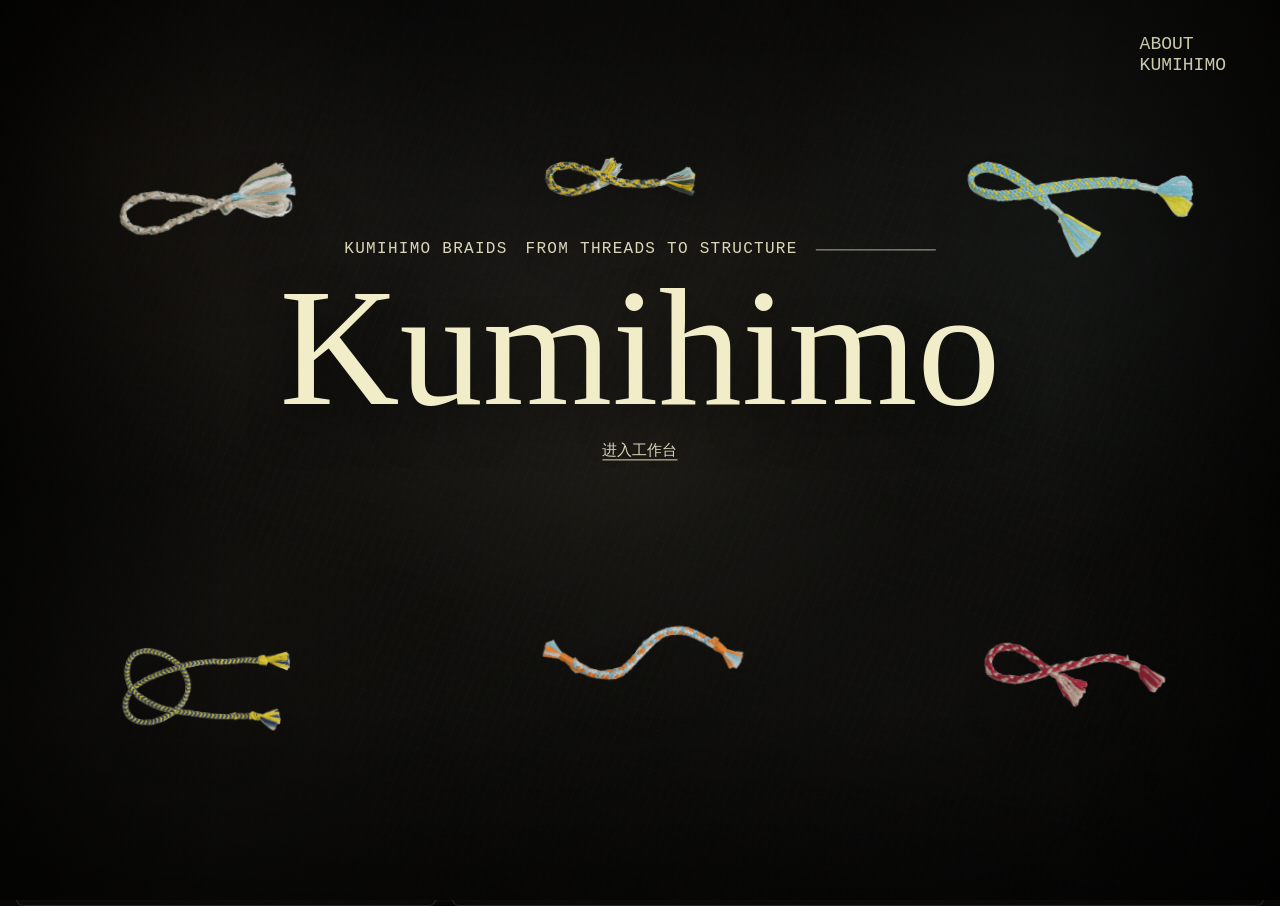
<file: index.html>
<!DOCTYPE html>
<html lang="zh-CN" style="height: 100%;">
<head>
<meta http-equiv="Content-Type" content="text/html; charset=UTF-8">
<meta name="viewport" content="width=device-width">
<title>编绳(组纽)3D设计工具</title><link rel="stylesheet" href="./assets/cdo-screen.css" type="text/css" media="screen">
<link rel="stylesheet" href="./assets/farbtastic.css" type="text/css" media="screen">
<link rel="stylesheet" href="./assets/cdoLib.1369382144.css" type="text/css" media="screen">
<link rel="stylesheet" href="./assets/braid3d.1427370290.css" type="text/css" media="screen"><script type="text/javascript" src="./assets/jquery.min.js"></script>
<script type="text/javascript" src="./assets/farbtastic.js"></script>
<script type="text/javascript" src="./assets/rgbcolor.js"></script>
<script type="text/javascript" src="./assets/fontdetect.js"></script>
<script type="text/javascript" src="./assets/cdo.js"></script>
<script type="text/javascript" src="./assets/cdoLibmin.1427373781.js"></script>
<script type="text/javascript" src="./assets/three.utf8.js"></script>
<script type="text/javascript" src="./assets/braid3dmin.1369382255.js"></script><script>window.jQuery||document.write('<script src="/js/jquery-1.7.min.js"><\/script>');</script>
<script>$(function(){$(".nojs").removeClass("nojs")});</script><style>
/* ============================================
方案6: 混合优化 - 平衡美观与稳重
============================================ *//* 页面整体背景 - 淡雅渐变 */
body {
margin: 20px;
font-family: "Microsoft YaHei", "微软雅黑", Arial, sans-serif;
background: linear-gradient(to bottom, #f8fafc 0%, #e8eef5 100%);
min-height: 100vh;
}/* 标题美化 - 渐变下划线装饰 */
h1.page-title {
color: #2c3e50;
margin-bottom: 20px;/* ← 底部间距 */
margin-top: 40px;
text-align: center; /* ← 水平居中 */
font-weight: 600;
padding-bottom: 15px;
position: relative;
}h1.page-title::after {
content: "";
position: absolute;
bottom: 0;
left: 50%;
transform: translateX(-50%);
width: 200px;
height: 3px;
background: linear-gradient(90deg, #5B9BD5 0%, #70B9EB 100%);
border-radius: 2px;
}/* 主容器使用flexbox布局 - 改为底部对齐 */
#content-wrapper {
display: flex !important;
flex-wrap: nowrap !important;
gap: 20px;
align-items: flex-end !important;
margin-bottom: 20px;
}/* 左侧控制面板 - 卡片式设计 */
#inputFigures {
display: inline-block !important;
vertical-align: bottom !important;
flex: 0 0 auto !important;
width: 360px !important;
margin-top: 0 !important;
padding: 18px !important;
background: linear-gradient(to bottom, #ffffff 0%, #f8fafc 100%);
border: 1px solid #d4dce6;
border-radius: 8px;
box-shadow: 0 4px 12px rgba(0, 0, 0, 0.08);
transition: box-shadow 0.3s ease;
min-height: 568px;
}#inputFigures:hover {
box-shadow: 0 6px 16px rgba(0, 0, 0, 0.12);
}/* 中央3D模型显示区 - 卡片式设计 */
#modelAndControls {
display: inline-block !important;
vertical-align: bottom !important;
flex: 0 0 auto !important;
margin-top: 0 !important;
padding: 18px !important;
background: #ffffff;
border: 1px solid #d4dce6;
border-radius: 8px;
box-shadow: 0 4px 12px rgba(0, 0, 0, 0.08);
transition: box-shadow 0.3s ease;
}#modelAndControls:hover {
box-shadow: 0 6px 16px rgba(0, 0, 0, 0.12);
}/* 3D模型容器 */
#braidModelContainer {
position: relative !important;
margin-top: 0 !important;
margin-bottom: 12px !important;
padding-top: 0 !important;
height: 500px !important;
background: #fafbfc;
border: 1px solid #e1e8ed;
border-radius: 6px;
overflow: hidden;
}#braidModel {
position: absolute !important;
height: 500px !important;
}/* 按钮组样式 */
#navButtons {
margin-top: 12px !important;
display: flex;
justify-content: center;
gap: 6px;
}/* 通用按钮样式 - 微渐变+柔和阴影 */
button {
font-family: "Microsoft YaHei", "微软雅黑", Arial, sans-serif;
white-space: nowrap;
padding: 8px 16px !important;
border: none !important;
border-radius: 5px !important;
background: linear-gradient(to bottom, #5B9BD5 0%, #4A89C3 100%) !important;
color: white !important;
font-weight: 500;
cursor: pointer;
transition: all 0.25s ease;
box-shadow: 0 2px 6px rgba(91, 155, 213, 0.25);
}button:hover:not(:disabled) {
background: linear-gradient(to bottom, #4A89C3 0%, #3A79B3 100%) !important;
transform: translateY(-1px);
box-shadow: 0 4px 10px rgba(91, 155, 213, 0.35);
}button:active:not(:disabled) {
transform: translateY(0);
box-shadow: 0 2px 4px rgba(91, 155, 213, 0.25);
}button:disabled {
opacity: 0.55;
cursor: not-allowed;
background: linear-gradient(to bottom, #95a5a6 0%, #7f8c8d 100%) !important;
}/* 3D控制按钮 - 圆角方形 */
.braid3dButton {
width: 38px !important;
height: 38px !important;
padding: 7px !important;
border-radius: 6px !important;
background: linear-gradient(to bottom, #70B9EB 0%, #5B9BD5 100%) !important;
box-shadow: 0 2px 6px rgba(112, 185, 235, 0.25);
}.braid3dButton:hover:not(:disabled) {
background: linear-gradient(to bottom, #5B9BD5 0%, #4A89C3 100%) !important;
transform: scale(1.05) translateY(-1px);
}/* 输入框样式美化 */
input[type="number"],
input[type="text"] {
padding: 7px 10px !important;
border: 1px solid #d4dce6 !important;
border-radius: 5px !important;
font-family: "Microsoft YaHei", "微软雅黑", Arial, sans-serif;
transition: border-color 0.25s ease, box-shadow 0.25s ease;
background: white;
}input[type="number"]:focus,
input[type="text"]:focus {
outline: none;
border-color: #5B9BD5 !important;
box-shadow: 0 0 0 3px rgba(91, 155, 213, 0.12);
}/* 下拉选择框美化 */
select {
padding: 7px 12px !important;
border: 1px solid #d4dce6 !important;
border-radius: 5px !important;
font-family: "Microsoft YaHei", "微软雅黑", Arial, sans-serif;
background: white;
cursor: pointer;
transition: border-color 0.25s ease;
}select:focus {
outline: none;
border-color: #5B9BD5 !important;
box-shadow: 0 0 0 3px rgba(91, 155, 213, 0.12);
}/* 线程圆盘容器美化 */
#threadPoss {
margin: 15px 0;
border: 1px solid #e1e8ed;
border-radius: 6px;
overflow: hidden;
padding: 10px;
background: #fafbfc;
box-shadow: 0 1px 3px rgba(0, 0, 0, 0.06) inset;
min-height: 380px;
}/* 颜色选择和图表区 - 卡片式 */
#lowerHalf {
width: 772px !important;
clear: both !important;
margin-top: 20px;
margin-left: 0 !important;
margin-right: auto;
display: block !important;
background: #ffffff;
padding: 18px;
border: 1px solid #d4dce6;
border-radius: 8px;
box-shadow: 0 4px 12px rgba(0, 0, 0, 0.08);
}#colourPickers {
float: right !important;
width: 320px !important;
}#colLists {
width: 113px !important;
}#diagrams {
display: inline-block !important;
float: left;
}/* 弹窗美化 */
.cdoPopup {
position: fixed !important;
z-index: 1000 !important;
background: white;
border: 1px solid #d4dce6 !important;
border-radius: 8px !important;
padding: 18px !important;
box-shadow: 0 8px 24px rgba(0, 0, 0, 0.18) !important;
}.cdoPopup h1 {
color: #2c3e50;
font-weight: 600;
padding-bottom: 10px;
border-bottom: 2px solid #5B9BD5;
margin-bottom: 15px;
}/* 清除浮动 */
#lowerHalf::after {
content: "";
display: table;
clear: both;
}/* 表单行内元素间距 */
.inline {
display: inline-block;
margin-right: 8px;
}/* 颜色样本美化 */
.colSample {
border-radius: 4px !important;
box-shadow: 0 1px 3px rgba(0, 0, 0, 0.12);
transition: transform 0.2s ease, box-shadow 0.2s ease;
}.colSample:hover {
transform: scale(1.08);
box-shadow: 0 2px 6px rgba(0, 0, 0, 0.18);
}/* DMC编号颜色样本块 - 修复初始化时尺寸异常 */
#dmcNumberSample {
border-radius: 16px !important;
width: 180px !important;
height: 30px !important;
max-height: 80px !important;
min-height: 60px !important;
margin-top: 10px;
box-shadow: 0 1px 3px rgba(0, 0, 0, 0.12);
}/* Farbtastic色环选择器 - 使用经典CSS渐变 */
.farbtastic .wheel {
width: 195px !important;
height: 195px !important;
border-radius: 50% !important;
background: conic-gradient(
from 0deg,
#ff0000 0deg,
#ffff00 60deg,
#00ff00 120deg,
#00ffff 180deg,
#0000ff 240deg,
#ff00ff 300deg,
#ff0000 360deg
) !important;
}/* 中间镂空创建圆环效果 */
.farbtastic .wheel::before {
content: '' !important;
position: absolute !important;
top: 47px !important;
left: 47px !important;
width: 101px !important;
height: 101px !important;
background: white !important;
border-radius: 4px !important;
}.farbtastic .color {
z-index: 1 !important;
}.farbtastic .overlay {
background: linear-gradient(to right, white, transparent),
linear-gradient(to top, black, transparent) !important;
background-blend-mode: multiply !important;
z-index: 2 !important;
}.farbtastic .marker {
width: 17px !important;
height: 17px !important;
margin: -8px 0 0 -8px !important;
border: 2px solid white !important;
border-radius: 50% !important;
box-shadow: 0 0 3px rgba(0, 0, 0, 0.8) !important;
background: none !important;
z-index: 10 !important;
}/* 微妙的加载动画 */
@keyframes fadeInUp {
from {
opacity: 0;
transform: translateY(15px);
}
to {
opacity: 1;
transform: translateY(0);
}
}#main {
animation: fadeInUp 0.4s ease-out;
}/* Canvas元素边框 */
canvas {
display: block;
}/* ============================================
Immersive Kumihimo atelier layer
============================================ */
:root {
--museum-bg: #090807;
--museum-panel: rgba(19, 18, 16, 0.78);
--museum-panel-strong: rgba(27, 25, 22, 0.9);
--museum-line: rgba(226, 196, 143, 0.24);
--museum-line-strong: rgba(226, 196, 143, 0.48);
--museum-gold: #d8b46a;
--museum-gold-soft: #f0d99a;
--museum-text: #f5efe2;
--museum-muted: #a79b86;
--museum-red: #9d4236;
--museum-cyan: #8bbec1;
}html {
min-height: 100%;
background: var(--museum-bg);
}body {
margin: 0;
color: var(--museum-text);
background:
radial-gradient(circle at 18% 80%, rgba(139, 190, 193, 0.13), transparent 34%),
linear-gradient(140deg, #050504 0%, #11100e 45%, #050504 100%);
overflow-x: auto;
}body::before {
content: "";
position: fixed;
inset: 0;
z-index: -1;
opacity: 0.28;
pointer-events: none;
background-image:
linear-gradient(rgba(255, 255, 255, 0.035) 1px, transparent 1px),
linear-gradient(90deg, rgba(255, 255, 255, 0.025) 1px, transparent 1px);
background-size: 46px 46px, 46px 46px;
mask-image: radial-gradient(circle at center, black 0%, transparent 76%);
}#heroIntro {
position: fixed;
inset: 0;
z-index: 5000;
display: block;
min-height: 100vh;
overflow: hidden;
background:
radial-gradient(circle at 50% 48%, rgba(79, 73, 57, 0.16), transparent 36%),
radial-gradient(circle at 8% 18%, rgba(216, 180, 106, 0.08), transparent 24%),
radial-gradient(circle at 84% 28%, rgba(139, 190, 193, 0.07), transparent 25%),
linear-gradient(145deg, #030303 0%, #11100d 42%, #050504 100%);
transition: opacity 0.75s ease, visibility 0.75s ease;
}#heroIntro::before,
#heroIntro::after {
content: "";
position: absolute;
pointer-events: none;
}#heroIntro::before {
inset: 0;
opacity: 0.48;
background:
repeating-linear-gradient(112deg, rgba(255,255,255,0.025) 0 1px, transparent 1px 9px),
repeating-linear-gradient(18deg, rgba(216,180,106,0.025) 0 1px, transparent 1px 13px),
radial-gradient(ellipse at 36% 20%, rgba(255,255,255,0.08), transparent 42%),
radial-gradient(ellipse at 70% 78%, rgba(255,255,255,0.045), transparent 46%);
filter: blur(0.15px);
}#heroIntro::after {
inset: 0;
background:
linear-gradient(90deg, rgba(0,0,0,0.6), transparent 18%, transparent 82%, rgba(0,0,0,0.52)),
linear-gradient(180deg, rgba(0,0,0,0.38), transparent 28%, transparent 78%, rgba(0,0,0,0.48));
}body.workbench-entered #heroIntro {
opacity: 0;
visibility: hidden;
pointer-events: none;
}.hero-shell {
position: relative;
z-index: 1;
width: 100%;
height: 100vh;
min-height: 680px;
color: #ece8c7;
font-family: "Courier New", ui-monospace, SFMono-Regular, Menlo, monospace;
}.hero-kicker,
.workbench-kicker,
.panel-kicker {
color: var(--museum-gold);
font-size: 12px;
letter-spacing: 0.18em;
text-transform: uppercase;
}.hero-top-nav {
position: absolute;
top: 34px;
right: 54px;
z-index: 3;
color: rgba(236, 232, 199, 0.86);
font-size: 18px;
line-height: 1.15;
letter-spacing: 0;
text-align: left;
text-transform: uppercase;
}.hero-center {
position: absolute;
left: 50%;
top: 39%;
z-index: 4;
width: min(78vw, 1120px);
transform: translate(-50%, -50%);
text-align: center;
}.hero-kicker {
display: flex;
align-items: center;
justify-content: center;
gap: 18px;
color: rgba(236, 232, 199, 0.92);
font-size: clamp(15px, 1.25vw, 22px);
letter-spacing: 0.08em;
text-transform: uppercase;
}.hero-kicker::after {
content: "";
width: min(11vw, 120px);
height: 1px;
background: rgba(236, 232, 199, 0.72);
}.hero-title {
margin: 22px 0 18px;
color: #f1edc9;
font-family: Georgia, "Times New Roman", serif;
font-size: clamp(76px, 13vw, 190px);
line-height: 0.82;
font-weight: 500;
letter-spacing: 0;
text-shadow: 0 18px 42px rgba(0, 0, 0, 0.58);
}.hero-copy-row {
display: none;
}#enterWorkbench {
display: inline-flex;
align-items: center;
gap: 8px;
margin-top: 10px;
padding: 0 !important;
color: rgba(236, 232, 199, 0.92) !important;
background: transparent !important;
border: 0 !important;
border-radius: 0 !important;
box-shadow: none !important;
font-size: 15px !important;
line-height: 1.12;
font-family: inherit;
text-decoration: underline;
text-underline-offset: 4px;
}.hero-art {
position: absolute;
inset: 0;
z-index: 2;
pointer-events: none;
}.hero-artifact {
position: absolute;
display: grid;
place-items: center;
width: var(--w);
height: var(--h);
left: var(--x);
top: var(--y);
transform: translate(-50%, -50%) rotate(var(--r, 0deg)) scale(1.5);
filter: drop-shadow(0 28px 32px rgba(0, 0, 0, 0.72));
}.hero-artifact img {
position: absolute;
inset: 0;
width: 100%;
height: 100%;
object-fit: contain;
object-position: center;
user-select: none;
pointer-events: none;
}.hero-artifact::before,
.hero-artifact::after {
content: "";
position: absolute;
display: none;
}.hero-artifact::before {
inset: 8%;
border-radius: var(--shape, 44% 56% 50% 50%);
background:
repeating-linear-gradient(var(--thread-angle, 90deg), rgba(255,255,255,0.13) 0 1px, transparent 1px 7px),
radial-gradient(circle at 32% 22%, rgba(255,255,255,0.34), transparent 22%),
linear-gradient(145deg, var(--c1), var(--c2));
border: 1px solid rgba(241, 237, 201, 0.18);
box-shadow:
inset 0 0 28px rgba(255,255,255,0.08),
inset 0 -18px 34px rgba(0,0,0,0.22);
}.hero-artifact::after {
width: 54%;
height: 18%;
border-top: 5px solid rgba(241, 237, 201, 0.76);
border-bottom: 5px solid rgba(241, 237, 201, 0.16);
border-radius: 999px;
transform: rotate(var(--band-r, 0deg));
opacity: 0.9;
}.hero-artifact[data-slot="1"] { --x: 16%; --y: 23%; --w: 170px; --h: 245px; --r: -8deg; --c1: #2b2019; --c2: #876141; --shape: 48% 52% 46% 54%; --band-r: 90deg; }
.hero-artifact[data-slot="2"] { --x: 48%; --y: 20%; --w: 135px; --h: 300px; --r: 1deg; --c1: #eadfca; --c2: #7f7566; --shape: 48% 52% 58% 42%; --band-r: 90deg; }
.hero-artifact[data-slot="3"] { --x: 84%; --y: 22%; --w: 210px; --h: 245px; --r: 4deg; --c1: #a59c61; --c2: #37402b; --shape: 50% 50% 45% 45%; --band-r: 0deg; }
.hero-artifact[data-slot="4"] { --x: 16%; --y: 76%; --w: 165px; --h: 245px; --r: 2deg; --c1: #f0de9f; --c2: #70513c; --shape: 48% 52% 56% 44%; --band-r: -28deg; }
.hero-artifact[data-slot="5"] { --x: 50%; --y: 72%; --w: 175px; --h: 175px; --r: -3deg; --c1: #b88759; --c2: #39251d; --shape: 50%; --thread-angle: 0deg; --band-r: 90deg; }
.hero-artifact[data-slot="6"] { --x: 84%; --y: 75%; --w: 180px; --h: 235px; --r: 8deg; --c1: #c46c52; --c2: #263b44; --shape: 52% 48% 56% 44%; --band-r: 26deg; }#main {
width: min(1440px, calc(100vw - 48px));
min-width: 1120px;
margin: 0 auto;
padding: 22px 0 30px;
animation: none;
}#content {
width: 100%;
top: 0;
margin: 0;
color: var(--museum-text);
}.page-header {
display: flex;
align-items: flex-end;
justify-content: space-between;
min-height: 64px;
margin-bottom: 18px;
border-bottom: 1px solid var(--museum-line);
}h1.page-title {
margin: 0 0 14px;
padding: 0;
color: var(--museum-text);
text-align: left;
font-size: 28px;
letter-spacing: 0.03em;
}h1.page-title::before {
content: none;
}.workbench-brand {
display: block;
margin-bottom: 7px;
padding: 0;
border: 0;
background: transparent;
color: var(--museum-gold);
font-size: 11px;
font-weight: 700;
line-height: 1.2;
letter-spacing: 0.22em;
text-align: left;
text-transform: uppercase;
cursor: pointer;
opacity: 0.92;
transition: color 160ms ease, opacity 160ms ease, text-shadow 160ms ease;
}.workbench-brand:hover,
.workbench-brand:focus-visible {
color: rgba(245, 239, 226, 0.96);
opacity: 1;
text-shadow: 0 0 16px rgba(216, 180, 106, 0.28);
outline: none;
}h1.page-title::after {
display: none;
}#content-wrapper {
position: relative;
display: grid !important;
grid-template-columns: 388px minmax(680px, 1fr);
gap: 18px;
align-items: stretch !important;
}#inputFigures,
#modelAndControls,
#lowerHalf,
.cdoPopup {
color: var(--museum-text);
background:
linear-gradient(180deg, rgba(34, 31, 27, 0.86), rgba(14, 13, 12, 0.78)) !important;
border: 1px solid var(--museum-line) !important;
border-radius: 8px !important;
box-shadow: 0 20px 70px rgba(0, 0, 0, 0.34), inset 0 1px 0 rgba(255, 255, 255, 0.04) !important;
backdrop-filter: blur(18px);
}#inputFigures {
width: auto !important;
min-height: auto;
padding: 18px !important;
}#inputFigures::before,
#modelAndControls::before,
#lowerHalf::before {
display: block;
margin-bottom: 14px;
color: var(--museum-gold);
font-size: 11px;
letter-spacing: 0.18em;
text-transform: uppercase;
}#inputFigures::before { content: "01 THREADS / 02 MARUDAI"; }
#modelAndControls::before { content: "3D MODEL STAGE"; }
#lowerHalf::before { content: "03 PALETTE / 04 SEQUENCE"; }#modelAndControls {
position: relative;
display: flex !important;
flex-direction: column;
min-height: 690px;
padding: 18px !important;
overflow: hidden;
}#modelAndControls::after {
content: "drag to orbit · click strand to color";
position: absolute;
right: 22px;
top: 18px;
color: rgba(245, 239, 226, 0.48);
font-size: 11px;
letter-spacing: 0.12em;
text-transform: uppercase;
}#braidModelContainer {
flex: 1 1 auto;
width: 100% !important;
min-height: 600px;
height: auto !important;
margin: 0 0 14px !important;
background:
radial-gradient(circle at 50% 46%, rgba(216, 180, 106, 0.12), transparent 36%),
radial-gradient(circle at 50% 76%, rgba(139, 190, 193, 0.08), transparent 24%),
linear-gradient(180deg, #11100e 0%, #070706 100%) !important;
border: 1px solid rgba(216, 180, 106, 0.14) !important;
border-radius: 8px;
box-shadow: inset 0 0 120px rgba(0, 0, 0, 0.56);
cursor: grab;
}#braidModelContainer.is-dragging {
cursor: grabbing;
}#braidModel {
inset: 0;
width: 100% !important;
height: 100% !important;
}#braidModel canvas {
width: 100% !important;
height: 100% !important;
}#threadPoss {
width: 340px;
min-height: 360px;
background:
radial-gradient(circle at center, rgba(216, 180, 106, 0.09), transparent 62%),
rgba(5, 5, 4, 0.42) !important;
border-color: rgba(216, 180, 106, 0.2);
box-shadow: inset 0 0 28px rgba(0, 0, 0, 0.42);
}#lowerActions {
border-top: 1px solid rgba(216, 180, 106, 0.18);
margin-top: 12px;
padding-top: 14px;
}#lowerHalf {
width: auto !important;
margin-top: 18px;
padding: 16px 18px 18px;
}#colourPickers {
width: 410px !important;
}button {
color: var(--museum-text) !important;
background: rgba(216, 180, 106, 0.12) !important;
border: 1px solid rgba(216, 180, 106, 0.38) !important;
border-radius: 999px !important;
box-shadow: none !important;
}button:hover:not(:disabled) {
color: #1a1308 !important;
background: linear-gradient(135deg, #f1d58c 0%, #b9853a 100%) !important;
box-shadow: 0 10px 28px rgba(216, 180, 106, 0.18) !important;
}.braid3dButton {
width: 40px !important;
height: 40px !important;
border-radius: 50% !important;
background: rgba(245, 239, 226, 0.08) !important;
}input[type="number"],
input[type="text"],
select {
color: var(--museum-text);
background: rgba(0, 0, 0, 0.32) !important;
border: 1px solid rgba(216, 180, 106, 0.26) !important;
}select option {
color: #1d1a16;
}#repeatStep,
#numThreads {
color: rgba(245, 239, 226, 0.82);
}.colSample {
border: 1px solid rgba(255, 255, 255, 0.36);
}.selectedColour {
outline: 2px solid var(--museum-gold);
outline-offset: 2px;
}.startInstructions div p {
color: var(--museum-text);
background: rgba(9, 8, 7, 0.72);
border: 1px solid rgba(216, 180, 106, 0.24);
backdrop-filter: blur(12px);
}.startInstructions.hideMe {
pointer-events: none !important;
}.diagramCanvas,
#threadPossCanvas,
#dmcPaletteCanvas {
filter: drop-shadow(0 8px 18px rgba(0,0,0,0.34));
}@keyframes heroOrbit {
to { transform: rotate(360deg); }
}@media (max-width: 1180px) {
#main {
min-width: 0;
width: min(100vw - 28px, 980px);
}#content-wrapper {
grid-template-columns: 1fr;
}#inputFigures {
order: 2;
}#modelAndControls {
min-height: 560px;
}#braidModelContainer {
min-height: 480px;
}#lowerHalf {
overflow-x: auto;
}
}@media (max-width: 760px) {
.hero-shell {
min-height: 760px;
}.hero-title {
font-size: clamp(64px, 22vw, 96px);
}.hero-center {
top: 38%;
width: calc(100vw - 32px);
}.hero-artifact {
opacity: 0.72;
transform: translate(-50%, -50%) rotate(var(--r, 0deg)) scale(1.08);
}.hero-artifact[data-slot="1"] { --x: 18%; --y: 18%; }
.hero-artifact[data-slot="2"] { --x: 50%; --y: 16%; }
.hero-artifact[data-slot="3"] { --x: 84%; --y: 19%; }
.hero-artifact[data-slot="4"] { --x: 18%; --y: 73%; }
.hero-artifact[data-slot="5"] { --x: 50%; --y: 76%; }
.hero-artifact[data-slot="6"] { --x: 84%; --y: 74%; }.hero-top-nav {
top: 20px;
right: 20px;
font-size: 13px;
}
}/* ============================================
Atelier layout v2: model-as-background + bottom timeline
============================================ */
#main {
width: min(1500px, calc(100vw - 32px));
min-width: 1120px;
height: 100vh;
min-height: 720px;
padding: 16px 0;
box-sizing: border-box;
}#content {
height: 100%;
}.page-header {
min-height: 36px;
margin-bottom: 6px;
padding: 8px 12px 7px;
border: 1px solid rgba(245, 239, 226, 0.1);
border-radius: 7px;
background:
repeating-linear-gradient(112deg, rgba(255,255,255,0.018) 0 1px, transparent 1px 9px),
repeating-linear-gradient(18deg, rgba(216,180,106,0.018) 0 1px, transparent 1px 13px),
radial-gradient(circle at 52% 50%, rgba(79, 73, 57, 0.1), transparent 42%),
rgba(5, 5, 4, 0.78);
box-shadow:
inset 0 1px 0 rgba(255, 255, 255, 0.04),
inset 0 0 38px rgba(0, 0, 0, 0.24);
backdrop-filter: blur(18px) saturate(112%);
-webkit-backdrop-filter: blur(18px) saturate(112%);
}h1.page-title {
margin-bottom: 0;
font-size: 23px;
}#content-wrapper {
position: relative;
display: block !important;
height: calc(100vh - 84px);
min-height: 0;
margin-bottom: 0;
isolation: isolate;
overflow: hidden;
}#content-wrapper::before {
content: "";
position: absolute;
inset: -70px -24px -60px 0;
z-index: -2;
pointer-events: none;
background:
radial-gradient(circle at 58% 46%, rgba(216, 180, 106, 0.16), transparent 30%),
radial-gradient(circle at 68% 68%, rgba(139, 190, 193, 0.1), transparent 26%),
linear-gradient(135deg, rgba(255, 255, 255, 0.018), transparent 48%);
}#inputFigures,
#palettePanel,
#sequencePanel,
#statusPanel,
.cdoPopup {
background: rgba(12, 12, 10, 0.48) !important;
border: 1px solid rgba(245, 239, 226, 0.12) !important;
border-radius: 7px !important;
box-shadow: 0 8px 28px rgba(0, 0, 0, 0.16) !important;
backdrop-filter: blur(18px) saturate(120%);
-webkit-backdrop-filter: blur(18px) saturate(120%);
}.export-dialog-backdrop {
position: fixed;
inset: 0;
z-index: 1000;
display: none;
align-items: center;
justify-content: center;
padding: 24px;
background: rgba(0, 0, 0, 0.56);
backdrop-filter: blur(10px);
-webkit-backdrop-filter: blur(10px);
}.export-dialog-backdrop.is-open {
display: flex;
}.export-dialog {
width: min(420px, calc(100vw - 48px));
padding: 20px;
box-sizing: border-box;
color: rgba(245, 239, 226, 0.9);
background: rgba(12, 12, 10, 0.72);
border: 1px solid rgba(245, 239, 226, 0.16);
border-radius: 8px;
box-shadow: 0 18px 54px rgba(0, 0, 0, 0.36);
}.export-dialog h2 {
margin: 0 0 16px;
color: rgba(240, 217, 154, 0.92);
font-size: 14px;
letter-spacing: 0.14em;
text-transform: uppercase;
}.export-dialog label {
display: grid;
gap: 7px;
margin-bottom: 12px;
font-size: 12px;
color: rgba(245, 239, 226, 0.72);
}.export-dialog input[type="text"] {
width: 100%;
min-height: 38px;
padding: 8px 10px;
box-sizing: border-box;
color: rgba(245, 239, 226, 0.95);
background: rgba(0, 0, 0, 0.42);
border: 1px solid rgba(216, 180, 106, 0.42);
border-radius: 6px;
font-size: 13px;
}.export-dialog .export-option {
display: flex;
grid-template-columns: none;
align-items: center;
gap: 8px;
}.export-dialog .export-preview {
min-height: 18px;
margin: 10px 0 16px;
color: rgba(216, 180, 106, 0.86);
font-size: 11px;
word-break: break-all;
}.export-dialog-actions {
display: flex;
justify-content: flex-end;
gap: 8px;
}#modelAndControls {
position: absolute;
inset: 0;
z-index: 1;
min-height: 0;
padding: 0 !important;
overflow: visible;
background: transparent !important;
border: 0 !important;
border-radius: 0 !important;
box-shadow: none !important;
backdrop-filter: none;
}#modelAndControls::before {
content: "";
display: none;
}#modelAndControls::after {
right: 8px;
top: 0;
opacity: 0.72;
}#inputFigures {
position: absolute;
left: 0;
top: 0;
z-index: 25;
width: 420px !important;
height: 430px;
min-height: 0;
padding: 14px !important;
display: flex !important;
flex-direction: column;
box-sizing: border-box;
}#inputFigures::before {
margin-bottom: 10px;
color: rgba(240, 217, 154, 0.9);
font-size: 10px;
}#threadToolbar {
display: grid;
grid-template-columns: auto auto auto auto minmax(0, 1fr) auto;
align-items: center;
gap: 7px;
min-width: 0;
margin-bottom: 8px;
font-size: 12px;
}#threadToolbar button {
flex: 0 0 auto;
padding-left: 10px !important;
padding-right: 10px !important;
font-size: 12px !important;
}#remoteSaveForm {
margin: 0;
}#importProjectFile {
display: none;
}#threadCountField {
display: inline-flex;
align-items: center;
gap: 5px;
color: rgba(245, 239, 226, 0.82);
font-size: 12px;
white-space: nowrap;
}#numThreads.shortNum {
width: 52px;
}#threadPoss {
width: 276px;
height: 276px;
min-height: 276px;
margin: auto auto;
padding: 0;
border: 1px solid rgba(245, 239, 226, 0.1);
border-radius: 6px;
background: rgba(0, 0, 0, 0.18) !important;
box-shadow: inset 0 0 24px rgba(0, 0, 0, 0.34);
overflow: hidden;
}#threadPossRel,
.threadPossLayer {
width: 276px;
height: 276px;
}#stepComplete {
position: static !important;
min-width: 76px;
grid-column: 6;
justify-self: end;
}#lowerActions {
display: grid;
grid-template-columns: minmax(0, 1fr) auto auto;
gap: 7px;
align-items: center;
margin-top: 14px;
padding-top: 14px;
padding-bottom: 6px;
border-top: 1px solid rgba(245, 239, 226, 0.12);
}#repeatStep {
display: grid;
grid-template-columns: auto 58px auto auto auto 58px auto;
gap: 4px;
align-items: center;
margin: 0;
padding: 0;
border-right: 0;
font-size: 10px;
line-height: 1.2;
color: rgba(245, 239, 226, 0.76);
}.repeat-to-step {
min-width: 12px;
text-align: center;
color: rgba(216, 180, 106, 0.95);
font-weight: 700;
}#repeatStep br {
display: none;
}#repeatAdd,
#undo {
justify-self: start;
}#undo {
justify-self: end;
}#lowerActions button {
min-height: 30px !important;
padding: 5px 8px !important;
font-size: 11px !important;
}#repeatStep input.shortNum {
width: 58px !important;
min-height: 32px;
padding: 5px 4px 5px 8px !important;
font-size: 13px;
font-weight: 600;
color: rgba(245, 239, 226, 0.92) !important;
background: rgba(0, 0, 0, 0.46) !important;
border-color: rgba(216, 180, 106, 0.46) !important;
text-align: left;
}#braidModelContainer {
position: absolute !important;
inset: 0;
width: 100% !important;
min-height: 0;
height: calc(100% - 4px) !important;
margin: 0 !important;
border: 0 !important;
border-radius: 0;
background:
radial-gradient(circle at 50% 48%, rgba(79, 73, 57, 0.16), transparent 36%),
radial-gradient(circle at 8% 18%, rgba(216, 180, 106, 0.08), transparent 24%),
radial-gradient(circle at 84% 28%, rgba(139, 190, 193, 0.07), transparent 25%),
linear-gradient(145deg, #030303 0%, #11100d 42%, #050504 100%) !important;
box-shadow: none;
overflow: hidden;
}#braidModelContainer::before,
#braidModelContainer::after {
content: "";
position: absolute;
inset: 0;
pointer-events: none;
}#braidModelContainer::before {
z-index: 0;
opacity: 0.48;
background:
repeating-linear-gradient(112deg, rgba(255,255,255,0.025) 0 1px, transparent 1px 9px),
repeating-linear-gradient(18deg, rgba(216,180,106,0.025) 0 1px, transparent 1px 13px),
radial-gradient(ellipse at 36% 20%, rgba(255,255,255,0.08), transparent 42%),
radial-gradient(ellipse at 70% 78%, rgba(255,255,255,0.045), transparent 46%);
filter: blur(0.15px);
}#braidModelContainer::after {
z-index: 2;
opacity: 0.2;
background:
repeating-linear-gradient(112deg, rgba(255,255,255,0.035) 0 1px, transparent 1px 9px),
repeating-linear-gradient(18deg, rgba(216,180,106,0.03) 0 1px, transparent 1px 13px),
radial-gradient(ellipse at 36% 20%, rgba(255,255,255,0.08), transparent 42%),
radial-gradient(ellipse at 70% 78%, rgba(255,255,255,0.045), transparent 46%);
mix-blend-mode: screen;
}#braidModel {
position: absolute;
inset: 0;
z-index: 1;
}#navButtons {
position: absolute;
right: 14px;
bottom: 176px;
z-index: 35;
width: auto;
max-width: none;
margin: 0 !important;
padding: 6px;
gap: 6px;
border: 1px solid rgba(245, 239, 226, 0.1);
border-radius: 999px;
background: rgba(10, 10, 9, 0.32);
backdrop-filter: blur(14px) saturate(118%);
-webkit-backdrop-filter: blur(14px) saturate(118%);
}#lowerHalf {
display: contents !important;
position: static;
width: auto !important;
margin: 0;
padding: 0;
}#lowerHalf::before {
content: none;
}#palettePanel,
#sequencePanel,
#statusPanel {
position: absolute;
z-index: 24;
min-width: 0;
}#palettePanel::before,
#sequencePanel::before,
#statusPanel::before {
display: block;
margin-bottom: 5px;
color: rgba(240, 217, 154, 0.86);
font-size: 10px;
letter-spacing: 0.18em;
text-transform: uppercase;
}#palettePanel::before { content: "03 PALETTE"; }
#sequencePanel::before { content: "04 SEQUENCE"; }
#statusPanel::before { content: "STATUS"; }#palettePanel {
left: 0;
bottom: 0;
width: 420px;
height: 170px;
padding: 14px;
box-sizing: border-box;
display: grid;
grid-template-columns: 1fr;
grid-template-rows: auto 1fr;
column-gap: 0;
row-gap: 8px;
align-items: start;
overflow: hidden;
}#palettePanel::before {
grid-column: 1 / -1;
margin-bottom: 0;
}#palettePanel > .inline:first-child {
display: none !important;
}#atelierPalette {
display: grid;
grid-template-columns: 48px 1fr;
gap: 7px 9px;
align-items: center;
}#atelierCurrentColour {
grid-row: 1 / 3;
width: 48px;
height: 48px;
border: 1px solid rgba(245, 239, 226, 0.22);
border-radius: 6px;
background: #ff0000;
box-shadow: inset 0 0 18px rgba(0,0,0,0.28);
}#atelierColourPicker {
grid-column: 2;
width: 100%;
height: 28px;
padding: 0;
border: 1px solid rgba(245, 239, 226, 0.18);
border-radius: 6px;
background: transparent;
}#atelierColourModeToggle {
grid-column: 2;
width: 100%;
min-height: 24px !important;
padding: 3px 9px !important;
border-color: rgba(245, 239, 226, 0.18) !important;
background: rgba(245, 239, 226, 0.06) !important;
color: rgba(245, 239, 226, 0.72) !important;
font-size: 11px !important;
}#atelierColourModeToggle.is-active {
border-color: rgba(240, 217, 154, 0.78) !important;
background: rgba(216, 180, 106, 0.18) !important;
color: rgba(250, 236, 190, 0.98) !important;
}body.atelier-colour-mode #threadPossCanvas,
body.atelier-colour-mode #braidModelContainer {
cursor: crosshair !important;
}#atelierSwatches {
grid-column: 1 / -1;
display: grid;
grid-template-columns: repeat(8, 22px);
justify-content: space-between;
gap: 6px 5px;
}.atelier-swatch {
width: 22px;
height: 22px;
aspect-ratio: auto;
min-width: 0;
min-height: 0 !important;
padding: 0 !important;
border: 1px solid rgba(245, 239, 226, 0.18);
border-radius: 999px;
background: var(--swatch-colour) !important;
cursor: pointer;
box-shadow: inset 0 0 10px rgba(0,0,0,0.28);
}.atelier-swatch:hover,
.atelier-swatch:focus-visible {
background: var(--swatch-colour) !important;
border-color: rgba(245, 239, 226, 0.7) !important;
outline: 2px solid rgba(240, 217, 154, 0.78);
outline-offset: 3px;
box-shadow:
0 0 0 4px rgba(240, 217, 154, 0.12),
inset 0 0 10px rgba(0,0,0,0.28) !important;
transform: scale(1.04);
}.atelier-swatch.is-selected {
outline: 2px solid rgba(240, 217, 154, 0.85);
outline-offset: 2px;
}#atelierPaletteHint {
display: none;
}#colourSources {
grid-column: 1;
grid-row: 2;
transform: none;
transform-origin: top left;
width: 194px;
height: 194px;
overflow: hidden;
display: none !important;
}#colourSourceSelect {
grid-column: 2;
grid-row: 2;
width: 100%;
max-width: 100%;
margin-top: 0;
display: none !important;
}#colLists {
display: block !important;
grid-column: 2;
grid-row: 2;
width: auto !important;
max-height: 130px;
margin-top: 52px;
overflow: auto;
display: none !important;
}#sequencePanel {
left: 436px;
right: 0;
bottom: 0;
min-height: 170px;
max-height: 170px;
padding: 14px 132px 14px 14px;
box-sizing: border-box;
overflow: hidden;
transition: max-height 220ms ease, min-height 220ms ease, background-color 220ms ease;
}#sequencePanel.is-expanded {
min-height: 306px;
max-height: 306px;
}#sequencePanel.is-collapsed {
min-height: 170px;
max-height: 170px;
}#sequenceToggle {
position: absolute;
top: 10px;
right: 14px;
z-index: 2;
min-width: 64px;
padding: 6px 11px !important;
font-size: 11px !important;
}#diagrams {
display: grid !important;
float: none;
grid-template-columns: repeat(auto-fill, minmax(108px, 108px));
grid-auto-rows: 118px;
gap: 12px 14px;
min-height: 0;
height: 126px;
margin: 0;
overflow: hidden;
padding: 0;
}#sequencePanel.is-expanded #diagrams {
height: 248px;
overflow-y: auto;
}.diagramItem {
position: relative;
width: 108px;
height: 118px;
border-left: 1px solid rgba(216, 180, 106, 0.22);
padding-left: 6px;
box-sizing: border-box;
}.diagramStepLabel {
position: absolute;
top: 0;
left: 10px;
z-index: 1;
color: rgba(245, 239, 226, 0.9);
font-size: 11px;
line-height: 12px;
letter-spacing: 0;
pointer-events: none;
text-shadow: 0 1px 5px rgba(0, 0, 0, 0.72);
}.diagramCanvas {
width: 96px !important;
height: 96px !important;
margin: 20px 0 0;
opacity: 0.86;
}#statusPanel {
right: 16px;
bottom: 18px;
z-index: 26;
width: 110px;
min-height: 66px;
padding: 10px;
box-sizing: border-box;
display: flex;
flex-direction: column;
}#statusPanel:has(#progressLine.hideMe) {
display: none;
}#progressLine {
margin-top: 6px;
}/* Final stage-layer lock: keep every panel positioned by the model stage. */
#content-wrapper > #inputFigures {
top: 0 !important;
right: auto !important;
bottom: auto !important;
left: 0 !important;
}#content-wrapper > #modelAndControls {
top: 0 !important;
right: 0 !important;
bottom: 0 !important;
left: 0 !important;
}#content-wrapper #palettePanel {
left: 0 !important;
right: auto !important;
bottom: 0 !important;
}#content-wrapper #sequencePanel {
left: 436px !important;
right: 0 !important;
bottom: 0 !important;
}button {
padding: 7px 13px !important;
border-radius: 999px !important;
}.braid3dButton {
width: 34px !important;
height: 34px !important;
padding: 0 !important;
display: inline-grid;
place-items: center;
color: rgba(245, 239, 226, 0.94) !important;
font-family: Arial, sans-serif;
font-size: 19px !important;
line-height: 1 !important;
background: rgba(245, 239, 226, 0.055) !important;
border-color: rgba(240, 217, 154, 0.42) !important;
}.braid3dButton img {
display: none !important;
}.braid3dButton::before {
display: block;
transform: translateY(-1px);
text-shadow: 0 0 8px rgba(240, 217, 154, 0.24);
}#spin::before { content: "↻"; color: rgba(240, 217, 154, 0.96); }
#closer::before { content: "＋"; color: rgba(245, 239, 226, 0.96); font-size: 21px; }
#further::before { content: "−"; color: rgba(245, 239, 226, 0.96); font-size: 24px; }
#up::before { content: "↑"; color: rgba(240, 217, 154, 0.96); }
#down::before { content: "↓"; color: rgba(240, 217, 154, 0.96); }
#rotateLeft::before { content: "↶"; color: rgba(240, 217, 154, 0.96); }
#rotateRight::before { content: "↷"; color: rgba(240, 217, 154, 0.96); }.braid3dButton:hover:not(:disabled) {
color: #17120a !important;
border-color: rgba(240, 217, 154, 0.82) !important;
}#atelierSwatches .atelier-swatch:hover:not(:disabled),
#atelierSwatches .atelier-swatch:focus-visible:not(:disabled) {
color: transparent !important;
background: var(--swatch-colour) !important;
border-color: rgba(245, 239, 226, 0.7) !important;
outline: 2px solid rgba(240, 217, 154, 0.78);
outline-offset: 3px;
box-shadow:
0 0 0 4px rgba(240, 217, 154, 0.12),
inset 0 0 10px rgba(0,0,0,0.28) !important;
transform: scale(1.04);
}body.sequence-expanded #navButtons {
bottom: 304px;
}input[type="number"],
input[type="text"],
select {
min-height: 34px;
box-sizing: border-box;
}@media (max-width: 1180px) {
#main {
height: auto;
min-height: 100vh;
}#content-wrapper {
min-height: 840px;
}#modelAndControls {
min-height: 0;
}#inputFigures {
top: 0 !important;
right: auto !important;
bottom: auto !important;
left: 0 !important;
height: 430px;
}#palettePanel {
left: 0 !important;
bottom: 0 !important;
}#sequencePanel {
left: 436px !important;
right: 0 !important;
}
}
</style></head>
<body><section id="heroIntro" aria-label="组纽编绳设计台入口">
<div class="hero-shell">
<div class="hero-top-nav">ABOUT<br>KUMIHIMO</div>
<div class="hero-art" aria-hidden="true">
<div class="hero-artifact" data-slot="1"><img src="./assets/pic1.png" alt=""></div>
<div class="hero-artifact" data-slot="2"><img src="./assets/pic2.png" alt=""></div>
<div class="hero-artifact" data-slot="3"><img src="./assets/pic3.png" alt=""></div>
<div class="hero-artifact" data-slot="4"><img src="./assets/pic4.png" alt=""></div>
<div class="hero-artifact" data-slot="5"><img src="./assets/pic5.png" alt=""></div>
<div class="hero-artifact" data-slot="6"><img src="./assets/pic6.png" alt=""></div>
</div>
<div class="hero-center">
<div class="hero-kicker">KUMIHIMO BRAIDS <span>FROM THREADS TO STRUCTURE</span></div>
<h1 class="hero-title">Kumihimo</h1>
<button id="enterWorkbench" type="button">进入工作台</button>
</div>
</div>
</section><div id="main">
<section id="primary">
<div id="content" role="main">
<header class="page-header">
<h1 class="page-title"><span id="returnHero" class="workbench-brand" role="button" tabindex="0">KUMIHIMO 3D</span>组纽编绳设计工作台</h1>
</header>
<div id="content-wrapper">
<div id="inputFigures">
<div id="threadToolbar">
<button type="button" id="saveButton">导出</button>
<button type="button" id="importButton">导入</button>
<input id="importProjectFile" type="file" accept=".json,.b3d,application/json">
<label id="threadCountField"><input id="numThreads" type="number" value="8" class="shortNum"> 股线</label>
<button type="button" onclick="resetClicked();">重置</button>
<button id="stepComplete" type="button" onclick="stepCompleteClicked();" disabled="">步骤完成</button>
</div><div id="threadPoss">
<div id="threadPossRel" ondrop="drop(event)" ondragover="allowDrop(event)">
<canvas id="threadPossCanvas" class="threadPossLayer" width="276" height="276"></canvas>
<div id="marudaiInstructions" class="threadPossLayer startInstructions hideMe" style="opacity: 0;" title="点击隐藏">
<div><p>在这里移动线束来编织。</p></div>
</div>
</div>
</div>
<div id="lowerActions">
<div id="repeatStep" class="inline">
<span>从</span>
<input id="repeatFromStep" type="number" maxlength="3" size="3" class="shortNum" min="1" max="1" value="1">
<span>步到</span>
<span id="repeatToStepLabel" class="repeat-to-step">1</span>
<span>步，循环</span>
<input id="repeatTimes" type="number" maxlength="3" size="3" class="shortNum" min="1" max="999" value="1">
<span>次</span>
</div>
<button id="repeatAdd" type="button" onclick="repeatAddClicked();">执行</button>
<button id="undo" type="button" onclick="undoClicked();">撤销</button>
</div>
</div>
<div id="modelAndControls">
<div id="braidModelContainer">
<div id="braidModel"></div>
<div id="braidInstructions" class="startInstructions hideMe" style="opacity: 0;" title="点击隐藏">
<div><p>在这里查看编绳结构并为线束上色。</p></div>
</div>
</div>
<div id="navButtons" class="hCentre">
<button id="spin" type="button" class="braid3dButton" onclick="spinClicked();" title="旋转" aria-label="旋转"></button>
<button id="closer" type="button" class="braid3dButton" onclick="closerClicked();" title="拉近" aria-label="拉近"></button>
<button id="further" type="button" class="braid3dButton" onclick="furtherClicked();" title="推远" aria-label="推远"></button>
<button id="up" type="button" class="braid3dButton" onclick="upClicked();" title="上移" aria-label="上移"></button>
<button id="down" type="button" class="braid3dButton" onclick="downClicked();" title="下移" aria-label="下移"></button>
<button id="rotateLeft" type="button" class="braid3dButton" onclick="rotateLeftClicked();" title="左转" aria-label="左转"></button>
<button id="rotateRight" type="button" class="braid3dButton" onclick="rotateRightClicked();" title="右转" aria-label="右转"></button>
</div>
</div>
<div id="lowerHalf">
<div id="palettePanel">
<div id="atelierPalette" aria-label="当前颜色选择">
<div id="atelierCurrentColour" title="当前颜色"></div>
<input id="atelierColourPicker" type="color" value="#ff0000" aria-label="选择颜色">
<button id="atelierColourModeToggle" type="button" aria-pressed="false">改色模式：关闭</button>
<div id="atelierSwatches" aria-label="常用颜色"></div>
<div id="atelierPaletteHint">开启改色模式后，点击编盘线轴或 3D 模型中的线轴应用当前颜色。</div>
</div>
<div class="inline">
<div id="colourSources">
<div class="colourSource" id="farbtasticPicker" object="farbtasticColourSource" name="全彩色"><div class="farbtastic"><div class="color" style="background-color: rgb(255, 0, 0);"></div><div class="wheel"></div><div class="overlay"></div><div class="h-marker marker" style="left: 97px; top: 13px;"></div><div class="sl-marker marker" style="left: 47px; top: 97px;"></div></div></div>
<div class="colourSource hideMe" id="dmcPalette" object="dmcPaletteColourSource" name="DMC调色板(绣线)">
<img id="dmcPaletteImage" src="./assets/dmcPicker.png" width="194" height="194">
<canvas id="dmcPaletteCanvas" width="194" height="194"></canvas>
</div>
<div class="colourSource hideMe" id="dmcNumber" object="dmcNumberColourSource" name="DMC编号(绣线)">
DMC代码: <input id="dmcNumberInput" type="text" maxlength="5" size="5">
<button type="button" id="dmcNumberInputSet" title="设置"><img src="./assets/setColour.png"></button><br>
<p id="dmcNumberName"></p>
<div id="dmcNumberSample"></div>
</div>
</div>
<select id="colourSourceSelect"></select>
</div>
<div id="colLists" class="inline">
<div id="colList1"><div class="colColumn clickable"><span class="colSample selectedColour" id="col0" style="background:#ff0000" cdocol="#ff0000" title="红色"></span><span>X</span></div></div>
</div>
</div>
<div id="sequencePanel">
<button id="sequenceToggle" type="button" aria-expanded="false">展开</button>
<div id="diagrams"></div>
</div>
<div id="statusPanel">
<div id="progressLine" class="hideMe">
<div id="progress">剩余 0 步</div>
<button id="stop" type="button" onclick="stopClicked();">停止编织</button>
</div>
</div>
</div>
</div></div>
</section>
</div><script type="text/javascript">window.addEventListener("load",function(){setTimeout(function(){if("undefined"!=typeof camera&&"undefined"!=typeof renderer&&"undefined"!=typeof scene){camera.position.z;var e=document.getElementById("braidModelContainer"),n=e?Math.max(760,e.clientWidth):1100,a=e?Math.max(560,e.clientHeight):640;camera.position.x=-16,camera.position.y=13,camera.position.z=354,renderer.setSize(n,a),camera.aspect=n/a,camera.updateProjectionMatrix(),renderer.render(scene,camera)}},500)});</script><script type="text/javascript">function atelierCurrentCameraState(){return"undefined"!=typeof camera&&camera?{position:{x:camera.position.x,y:camera.position.y,z:camera.position.z},rotation:{x:camera.rotation.x,y:camera.rotation.y,z:camera.rotation.z}}:null}function atelierNormalizeImportedProject(e){var t;try{t=JSON.parse(e)}catch(o){t=JSON.parse(decodeURIComponent(e))}return t&&"kumihimo-workbench"===t.app&&t.state?t.state:t}function atelierApplyImportedProject(e){if("function"!=typeof BraidState)throw new Error("BraidState is not available");var t=atelierNormalizeImportedProject(e);new BraidState(JSON.stringify(t)).apply(),braidStates.newState(),"function"==typeof updateSequenceDrawer&&updateSequenceDrawer(),"function"==typeof renderColourChangeNow?renderColourChangeNow():"function"==typeof updateScene&&updateScene()}function atelierInstallProjectImportControl(){var e=document.getElementById("importProjectFile");e&&!e.__atelierImportInstalled&&(e.__atelierImportInstalled=!0,e.addEventListener("change",function(t){var o=t.target.files&&t.target.files[0];if(o){var r=new FileReader;r.onload=function(t){try{atelierApplyImportedProject(String(t.target.result||""))}catch(e){window.alert("无法导入该文件，请确认它是由当前组纽工作台导出的 JSON 文件。"),window.console&&console.error}finally{e.value=""}},r.readAsText(o)}}))}function atelierExportTimestamp(){return(new Date).toISOString().replace(/[-:]/g,"").replace(/\..+$/,"").replace("T","-")}function atelierSanitizeExportName(e){var t=String(e||"").trim();return(t=(t=t.replace(/[\\/:*?"<>|]/g,"-").replace(/\s+/g," ")).replace(/^\.+|\.+$/g,""))||"kumihimo-project"}function atelierBuildExportFileName(e,t){var o=atelierSanitizeExportName(e);return t&&(o+="-"+atelierExportTimestamp()),o+".json"}function atelierDownloadProject(e){if("function"==typeof BraidState){var t=new BraidState,o={app:"kumihimo-workbench",version:1,exportedAt:(new Date).toISOString(),state:JSON.parse(t.toString()),camera:atelierCurrentCameraState()},r=JSON.stringify(o,null,2),n=new Blob([r],{type:"application/json;charset=utf-8"}),a=document.createElement("a");a.href=URL.createObjectURL(n),a.download=e||atelierBuildExportFileName("kumihimo-project",!0),document.body.appendChild(a),a.click(),document.body.removeChild(a),setTimeout(function(){URL.revokeObjectURL(a.href)},1e3)}}function atelierEnsureExportDialog(){var e=document.getElementById("exportDialogBackdrop");if(e)return e;var t=document.createElement("div");return t.id="exportDialogBackdrop",t.className="export-dialog-backdrop",t.innerHTML='<div class="export-dialog" role="dialog" aria-modal="true" aria-labelledby="exportDialogTitle"><h2 id="exportDialogTitle">导出项目</h2><label>文件名<input id="exportFileNameInput" type="text" autocomplete="off"></label><label class="export-option"><input id="exportTimestampOption" type="checkbox" checked> 添加时间戳</label><div id="exportFilePreview" class="export-preview"></div><div class="export-dialog-actions"><button type="button" id="exportCancelButton">取消</button><button type="button" id="exportConfirmButton">导出 JSON</button></div></div>',document.body.appendChild(t),t}function atelierOpenExportDialog(){var e=atelierEnsureExportDialog(),t=document.getElementById("exportFileNameInput"),o=document.getElementById("exportTimestampOption"),r=document.getElementById("exportFilePreview"),n=document.getElementById("exportCancelButton"),a=document.getElementById("exportConfirmButton"),i="kumihimo-project";function l(){r.textContent="导出后文件："+atelierBuildExportFileName(t.value||i,o.checked)}function c(){e.classList.remove("is-open"),document.removeEventListener("keydown",d)}function p(){var e=atelierBuildExportFileName(t.value||i,o.checked);c(),atelierDownloadProject(e)}function d(e){"Escape"===e.key&&c(),"Enter"===e.key&&document.activeElement===t&&(e.preventDefault(),p())}t.value=i,o.checked=!0,l(),t.oninput=l,o.onchange=l,n.onclick=c,a.onclick=p,e.onclick=function(t){t.target===e&&c()},document.addEventListener("keydown",d),e.classList.add("is-open"),setTimeout(function(){t.focus(),t.select()},0)}function atelierExportProject(){atelierOpenExportDialog()}function atelierOpenProjectImport(){atelierInstallProjectImportControl();var e=document.getElementById("importProjectFile");e&&e.click()}function atelierInstallProjectIOControls(){atelierInstallProjectImportControl();var e=document.getElementById("saveButton"),t=document.getElementById("importButton");e&&!e.__atelierExportInstalled&&(e.__atelierExportInstalled=!0,e.addEventListener("click",atelierExportProject)),t&&!t.__atelierImportButtonInstalled&&(t.__atelierImportButtonInstalled=!0,t.addEventListener("click",atelierOpenProjectImport))}window.saveClicked=atelierExportProject,window.importClicked=atelierOpenProjectImport,window.addEventListener("load",atelierInstallProjectIOControls);</script><script type="text/javascript">window.addEventListener("load",function(){setTimeout(function(){var e=document.getElementById("threadPossCanvas");e&&"undefined"!=typeof threads&&"undefined"!=typeof currentColour&&(e.addEventListener("click",function(t){if(!t.defaultPrevented&&window.atelierCanApplyColour&&window.atelierCanApplyColour()){var r=e.getBoundingClientRect(),n=t.clientX-r.left,a=t.clientY-r.top,i=e.width/2,o=n-i,d=a-e.height/2,l=Math.atan2(d,o),s=Math.sqrt(o*o+d*d),u=i-20+10;if(!(s<u-6||s>u+6)){for(var c=null,f=Math.PI,p=0;p<threads.length;p++){var m=threads[p],h=m.dir,y=Math.abs(l-h);y>Math.PI&&(y=2*Math.PI-y),y<f&&(f=y,c=m)}var w=Math.max(Math.PI/Math.max(threads.length,1),Math.PI/18);c&&f<w&&(c.setToCurrentColour(),"undefined"!=typeof braidStates&&braidStates.newState(),"undefined"!=typeof hideStartInstructions&&hideStartInstructions(),"undefined"!=typeof redrawAll&&redrawAll(),"function"==typeof renderScene?renderScene():"undefined"!=typeof renderer&&renderer&&"undefined"!=typeof scene&&"undefined"!=typeof camera&&renderer.render(scene,camera),t.preventDefault(),t.stopImmediatePropagation())}}}),e.style.cursor="default")},600)}),function(){var e=!1,t={active:!1,moved:!1,blockClick:!1,lastX:0,lastY:0,startX:0,startY:0};function r(){return!("undefined"==typeof camera||!camera||(camera.position.x=-16,camera.position.y=13,camera.position.z=354,"undefined"!=typeof renderer&&renderer&&"undefined"!=typeof scene&&("function"==typeof camera.updateProjectionMatrix&&camera.updateProjectionMatrix(),renderer.render(scene,camera)),window.__atelierCameraFramed=!0,0))}function n(){if(window.__atelierStandardCameraResetInstalled||"function"!=typeof resetCamera)return!1;var e=resetCamera;return window.resetCamera=function(){e.apply(this,arguments),r()},window.__atelierStandardCameraResetInstalled=!0,!0}function a(e){if("number"==typeof e){for(var t=e.toString(16);t.length<6;)t="0"+t;return"#"+t}return e?"#"===e.charAt(0)?e:"#"+e:"#d8b46a"}function i(e){e&&!e._atelierEnhanced&&(e._atelierEnhanced=!0,e.applyAtelierMaterial=function(){var e=function(e){var t=e&&e._colour&&e._colour.toNum?e._colour.toNum():14201962,r={color:t,overdraw:!0};return THREE.MeshPhongMaterial?(r.specular=6047784,r.shininess=34,"ambient"in THREE.MeshPhongMaterial.prototype&&(r.ambient=t),new THREE.MeshPhongMaterial(r)):new THREE.MeshLambertMaterial(r)}(this);e.needsUpdate=!0,this.tube&&(this.tube.material=e,this.tube.material.needsUpdate=!0),this.end&&(this.end.material=e,this.end.material.needsUpdate=!0)},e.setToCurrentColour=function(){this._colour=new CdoColour(currentColour),this.applyAtelierMaterial(),colourList.colourUsed(currentColour)})}function o(){if("undefined"!=typeof threads&&threads){for(var e=0;e<threads.length;e++)i(threads[e]),threads[e].applyAtelierMaterial&&threads[e].applyAtelierMaterial();window.atelierDebug={enhancedThreads:threads.length,threadCount:threads.length,materialType:threads[0]&&threads[0].tube&&threads[0].tube.material?threads[0].tube.material.constructor.name:null,hasFiberTexture:!!(threads[0]&&threads[0].tube&&threads[0].tube.material&&threads[0].tube.material.map)},document.body.dataset.atelierEnhancedThreads=String(threads.length),document.body.dataset.atelierFiberTexture=window.atelierDebug.hasFiberTexture?"true":"false"}}function d(){try{if(window.atelierDebug={installAttempted:!0,hasThree:"undefined"!=typeof THREE,hasThreads:"undefined"!=typeof threads,hasUpdateScene:"function"==typeof updateScene},document.body.dataset.atelierInstallAttempted="true","undefined"==typeof THREE||"undefined"==typeof threads)return!1;if(!window.__atelierUpdateSceneWrapped&&"function"==typeof updateScene){var e=updateScene;updateScene=function(){e(),o()},window.__atelierUpdateSceneWrapped=!0}return window.__atelierLightsAdded||"function"!=typeof addLight||(addLight(16769962,-45,110,95),addLight(8957616,70,52,-60),window.__atelierLightsAdded=!0),"undefined"!=typeof renderer&&renderer&&(renderer.setClearColor?renderer.setClearColor(197379,0):renderer.setClearColorHex&&renderer.setClearColorHex(197379,0),renderer.domElement&&(renderer.domElement.style.background="transparent")),"function"==typeof updateScene?updateScene():o(),!0}catch(e){return window.atelierDebug={installAttempted:!0,installError:e&&e.message?e.message:String(e)},document.body.dataset.atelierInstallError=window.atelierDebug.installError,!1}}function l(e){e=void 0===e?16:e,d()?s():e>0&&setTimeout(function(){l(e-1)},250)}function s(){var e=document.getElementById("braidModelContainer"),t=document.getElementById("braidModel");if(e&&t&&"undefined"!=typeof renderer&&renderer&&"undefined"!=typeof camera){var n=Math.max(760,e.clientWidth),a=Math.max(560,e.clientHeight);renderer.setSize(n,a),camera.aspect=n/a,window.__atelierCameraFramed||r(),camera.updateProjectionMatrix(),renderer.domElement&&(renderer.domElement.style.width="100%",renderer.domElement.style.height="100%"),"function"==typeof renderScene?renderScene():"undefined"!=typeof scene&&renderer.render(scene,camera)}}function u(){var e=document.getElementById("braidModelContainer"),r=document.getElementById("braidModel");e&&r&&!e.__atelierDragInstalled&&(e.__atelierDragInstalled=!0,r.addEventListener("click",function(e){t.blockClick&&(e.preventDefault(),e.stopImmediatePropagation(),t.blockClick=!1)},!0),e.addEventListener("mousedown",function(r){t.active=!0,t.moved=!1,t.startX=t.lastX=r.clientX,t.startY=t.lastY=r.clientY,e.classList.add("is-dragging")}),document.addEventListener("mousemove",function(e){if(t.active){var r=e.clientX-t.startX,n=e.clientY-t.startY,a=e.clientX-t.lastX,i=e.clientY-t.lastY;t.lastX=e.clientX,t.lastY=e.clientY,Math.sqrt(r*r+n*n)>5&&(t.moved=!0,t.blockClick=!0),t.moved&&function(e,t){if("undefined"!=typeof threads&&"undefined"!=typeof camera){for(var r=0;r<threads.length;r++)threads[r].mesh&&(threads[r].mesh.rotation.y+=.008*e);var n;camera.position.y=(n=camera.position.y+.12*t,Math.max(-80,Math.min(120,n))),"undefined"!=typeof renderer&&"undefined"!=typeof scene&&renderer.render(scene,camera)}}(a,i)}}),document.addEventListener("mouseup",function(){t.active&&(t.active=!1,e.classList.remove("is-dragging"),t.moved&&setTimeout(function(){t.blockClick=!1},80))}))}function c(){var e=document.getElementById("enterWorkbench"),t=document.getElementById("returnHero");if(e&&!e.__atelierInstalled||(e=null),e&&(e.__atelierInstalled=!0,e.addEventListener("click",function(){document.body.classList.add("workbench-entered"),window.atelierDebug={entryClicked:!0},setTimeout(function(){l(8),s()},260)})),t&&!t.__atelierInstalled){t.__atelierInstalled=!0;var r=function(){document.body.classList.remove("workbench-entered"),window.scrollTo(0,0)};t.addEventListener("click",r),t.addEventListener("keydown",function(e){"Enter"!==e.key&&" "!==e.key||(e.preventDefault(),r())})}}function f(){var e=document.getElementById("sequencePanel"),t=document.getElementById("diagrams"),r=document.getElementById("sequenceToggle");if(e&&t&&r){!function(){p();var e=document.getElementById("diagrams");if(e){for(var t=e.querySelectorAll(".diagramItem"),r=0;r<t.length;r++){var n=t[r],a=n.querySelector(".diagramStepLabel");a||((a=document.createElement("div")).className="diagramStepLabel",n.insertBefore(a,n.firstChild)),a.textContent="step"+(r+1)}!function(){if("undefined"!=typeof allSteps)for(var e=0;e<allSteps.length;e++){var t=allSteps[e]&&allSteps[e].diagram;t&&!t.__atelierArrowRestyled&&(t.__atelierArrowRestyled=!0,t.blobRadius=5.4,t.drawDisk=function(){var e=this.ctx;e.lineWidth=1.2,e.strokeStyle="rgba(216, 180, 106, 0.48)",e.beginPath(),e.arc(this.xo,this.yo,this.diskRadius,0,2*Math.PI),e.closePath(),e.stroke();for(var t=0;t<this.desc.poss.length;t++){var r=this.desc.poss[t];this.drawBlob(this.blobPos(r.angle),"rgba(245, 239, 226, 0.52)",threads[r.id].cssColour())}},t.drawBlob=function(e,t,r){var n=this.ctx;n.save(),n.lineWidth=1.1,n.strokeStyle="#000000"===t?"rgba(245, 239, 226, 0.52)":t,n.fillStyle=r,n.shadowColor="rgba(0, 0, 0, 0.38)",n.shadowBlur=2,n.beginPath(),n.arc(e.x,e.y,this.blobRadius,0,2*Math.PI),n.closePath(),n.fill(),n.shadowBlur=0,n.stroke(),n.restore()},t.drawMove=function(e){var t=this.blobPos(e.from),r=this.blobPos(e.to),n=threads[e.id].cssColour();this.drawBlob(t,"rgba(245, 239, 226, 0.52)",n),this.drawBlob(r,"rgba(0,0,0,0.5)","rgba(255,255,255,0.3)"),this.drawArrow(t,r)},t.drawRepeat=function(){var e=this.ctx,t=P();e.save(),e.fillStyle="rgba(216, 180, 106, 0.92)",e.shadowColor="rgba(0, 0, 0, 0.55)",e.shadowBlur=3,e.textAlign="center",e.textBaseline="middle",e.font="13px Arial, 'PingFang SC', 'Microsoft YaHei', sans-serif",e.fillText("从第 "+this.desc.repeatFrom+" 步到第 "+t+" 步",this.xo,this.yo-10),e.fillText("循环 "+this.desc.repeatTimes+" 次",this.xo,this.yo+14),e.restore()},t.drawArrow=function(e,t){var r=this.ctx;r.lineWidth=.75,r.strokeStyle="rgba(28, 22, 13, 0.78)",r.fillStyle="rgba(196, 166, 105, 0.78)",r.beginPath(),r.moveTo(e.x,e.y);var n=new THREE.Vector2(e.x,e.y),a=new THREE.Vector2(t.x,t.y).clone().sub(n),i=a.length();if(!(i<.1)){a.divideScalar(i);var o=new THREE.Vector2(-a.y,a.x),d=n.clone(),l=1.15,s=4.5;this.addLine(d.add(o.clone().multiplyScalar(l))),this.addLine(d.add(a.clone().multiplyScalar(i-l-s))),this.addLine(d.add(o.clone().multiplyScalar(s))),this.addLine(d.add(o.clone().multiplyScalar(-s-l)).add(a.clone().multiplyScalar(l+s))),this.addLine(d.add(o.clone().multiplyScalar(-s-l)).add(a.clone().multiplyScalar(-l-s))),this.addLine(d.add(o.clone().multiplyScalar(s))),this.addLine(d.add(a.clone().multiplyScalar(-(i-l-s)))),this.addLine(d.add(o.clone().multiplyScalar(l))),r.closePath(),r.fill(),r.stroke()}},t.update&&t.update())}}()}}();var n=Math.max(0,t.clientWidth),a=Math.max(1,Math.floor(n/122)),i=t.querySelectorAll(".diagramItem").length>a;if(e.classList.toggle("has-overflow",i),r.style.display=i?"":"none",!i)return e.classList.remove("is-expanded","is-collapsed"),document.body.classList.remove("sequence-expanded"),r.setAttribute("aria-expanded","false"),void(r.textContent="展开");e.dataset.userCollapsed?(e.classList.add("is-collapsed"),e.classList.remove("is-expanded"),document.body.classList.remove("sequence-expanded"),r.setAttribute("aria-expanded","false"),r.textContent="展开"):(e.classList.add("is-expanded"),e.classList.remove("is-collapsed"),document.body.classList.add("sequence-expanded"),r.setAttribute("aria-expanded","true"),r.textContent="收起")}}function p(){if(window.CanvasRenderingContext2D&&!CanvasRenderingContext2D.prototype.__atelierStepLabelFiltered){var e=CanvasRenderingContext2D.prototype.fillText;CanvasRenderingContext2D.prototype.fillText=function(t){var r=this.canvas;if(!(r&&r.classList&&r.classList.contains("diagramCanvas")&&/^step\s+\d+$/i.test(String(t||""))))return e.apply(this,arguments)},CanvasRenderingContext2D.prototype.__atelierStepLabelFiltered=!0}}function m(){var e=document.getElementById("sequencePanel"),t=document.getElementById("diagrams"),r=document.getElementById("sequenceToggle");e&&t&&r&&!e.__atelierDrawerInstalled&&(e.__atelierDrawerInstalled=!0,r.addEventListener("click",function(){e.classList.contains("is-expanded")?e.dataset.userCollapsed="true":delete e.dataset.userCollapsed,f()}),"undefined"!=typeof MutationObserver&&new MutationObserver(f).observe(t,{childList:!0}),setTimeout(f,0))}function h(){return e}function y(){"undefined"!=typeof marudaiView&&marudaiView&&marudaiView.draw&&marudaiView.draw(),"function"==typeof updateScene&&(updateScene(),o()),"function"==typeof renderScene?renderScene():"undefined"!=typeof renderer&&renderer&&"undefined"!=typeof scene&&"undefined"!=typeof camera&&renderer.render(scene,camera),"function"==typeof requestAnimationFrame&&requestAnimationFrame(function(){"function"==typeof renderScene?renderScene():"undefined"!=typeof renderer&&renderer&&"undefined"!=typeof scene&&"undefined"!=typeof camera&&renderer.render(scene,camera),requestAnimationFrame(function(){"function"==typeof renderScene?renderScene():"undefined"!=typeof renderer&&renderer&&"undefined"!=typeof scene&&"undefined"!=typeof camera&&renderer.render(scene,camera)})})}function w(e){return!(!h()||!e||"undefined"==typeof currentColour||(e._colour=new CdoColour(currentColour),e.applyAtelierMaterial&&e.applyAtelierMaterial(),"function"==typeof e.updateScene&&(e.updateScene(),i(e),e.applyAtelierMaterial&&e.applyAtelierMaterial()),"undefined"!=typeof colourList&&colourList&&colourList.colourUsed&&colourList.colourUsed(currentColour),"undefined"!=typeof braidStates&&braidStates.newState(),"undefined"!=typeof hideStartInstructions&&hideStartInstructions(),"undefined"!=typeof marudaiView&&marudaiView&&marudaiView.draw&&marudaiView.draw(),"undefined"!=typeof renderer&&renderer&&"undefined"!=typeof scene&&"undefined"!=typeof camera&&renderer.render(scene,camera),y(),0))}function v(){var e=document.getElementById("atelierColourModeToggle"),t=document.getElementById("atelierPaletteHint"),r=document.getElementById("threadPossCanvas"),n=h();document.body.classList.toggle("atelier-colour-mode",n),e&&(e.classList.toggle("is-active",n),e.setAttribute("aria-pressed",n?"true":"false"),e.textContent=n?"改色模式：开启":"改色模式：关闭"),t&&(t.textContent=n?"改色模式已开启：点击编盘线轴或 3D 模型线轴应用当前颜色。":"开启改色模式后，点击编盘线轴或 3D 模型中的线轴应用当前颜色。"),r&&(r.style.cursor=n?"crosshair":"default")}function g(){var t=document.getElementById("atelierColourModeToggle");t&&!t.__atelierColourModeInstalled&&(t.__atelierColourModeInstalled=!0,t.addEventListener("click",function(){e=!e,v()})),window.atelierCanApplyColour=h,v()}function b(e){if(!h()||t.blockClick||"undefined"==typeof THREE||"undefined"==typeof camera||"undefined"==typeof scene)return!1;var r=document.getElementById("braidModel");if(!r)return!1;var n=r.getBoundingClientRect(),a=e.clientX-n.left,i=e.clientY-n.top;if(a<0||i<0||a>n.width||i>n.height)return!1;var o=new THREE.Vector3(a/n.width*2-1,-i/n.height*2+1,.5);if("undefined"!=typeof projector&&projector&&projector.unprojectVector)projector.unprojectVector(o,camera);else{if(!o.unproject)return!1;o.unproject(camera)}for(var d=scene.__objects||scene.children||[],l=new THREE.Raycaster(camera.position,o.sub(camera.position).normalize()).intersectObjects(d,!0),s=0;s<l.length;s++){var u=l[s].object,c=u&&u.braidThread;if(!c&&u&&u.parent&&(c=u.parent.braidThread),c&&w(c))return e.preventDefault(),e.stopImmediatePropagation(),!0}return!1}function C(){var e=document.getElementById("braidModel");if(e&&(window.jQuery&&window.jQuery(e).off("click"),!e.__atelierImmediateColouringInstalled)){e.__atelierImmediateColouringInstalled=!0,e.dataset.atelierImmediateColouring="true";var r=!1;e.addEventListener("mousedown",function(e){h()&&b(e)&&(r=!0,t.blockClick=!0,setTimeout(function(){t.blockClick=!1,r=!1},120))},!0),e.addEventListener("click",function(e){if(r)return e.preventDefault(),void e.stopImmediatePropagation();h()&&b(e)},!0)}}function S(e){e=a(e).toLowerCase();var t=document.getElementById("atelierColourPicker"),r=document.getElementById("atelierCurrentColour"),n=document.querySelectorAll(".atelier-swatch");t&&t.value!==e&&(t.value=e),r&&(r.style.backgroundColor=e);for(var i=0;i<n.length;i++)n[i].classList.toggle("is-selected",n[i].dataset.colour===e)}function I(e){if(e=a(e).toLowerCase(),"undefined"!=typeof currentColour&&(currentColour=e),"undefined"!=typeof colourSource&&colourSource&&colourSource.setColour)try{colourSource.setColour(e)}catch(e){}S(e)}function E(){var e=document.getElementById("atelierColourPicker"),t=document.getElementById("atelierSwatches");if(e&&t&&!e.__atelierPaletteInstalled){e.__atelierPaletteInstalled=!0;var r=["#ff4b2f","#ff8a2a","#f2d45c","#82e56f","#58dfc4","#55b8ff","#8c7dff","#ee4da0","#f3efe3","#c9a46b","#8f4b36","#1f2937","#2b6f5c","#3956a6","#6b3f8d","#111111"];t.innerHTML="";for(var n=0;n<r.length;n++){var i=document.createElement("button");i.type="button",i.className="atelier-swatch",i.dataset.colour=r[n],i.style.setProperty("--swatch-colour",r[n]),i.title=r[n],i.addEventListener("click",function(e){I(e.currentTarget.dataset.colour)}),t.appendChild(i)}e.addEventListener("input",function(){I(e.value)}),e.addEventListener("change",function(){I(e.value)}),setTimeout(function(){S(a("undefined"==typeof currentColour?"#ff0000":currentColour).toLowerCase())},0)}}function _(e){if(!h()||!e||"undefined"==typeof currentColour)return!1;if(e._colour=new CdoColour(currentColour),i(e),e.applyAtelierMaterial&&e.applyAtelierMaterial(),"function"==typeof e.updateScene&&(e.updateScene(),i(e),e.applyAtelierMaterial&&e.applyAtelierMaterial()),"undefined"!=typeof colourList&&colourList&&colourList.colourUsed&&colourList.colourUsed(currentColour),"undefined"!=typeof braidStates&&braidStates.newState(),"undefined"!=typeof hideStartInstructions&&hideStartInstructions(),"undefined"!=typeof marudaiView&&marudaiView&&marudaiView.draw&&marudaiView.draw(),"undefined"!=typeof allSteps)for(var t=0;t<allSteps.length;t++)allSteps[t]&&allSteps[t].updateDiagram&&allSteps[t].updateDiagram();return"undefined"!=typeof renderer&&renderer&&"undefined"!=typeof scene&&"undefined"!=typeof camera&&renderer.render(scene,camera),y(),!0}function L(){var e=document.getElementById("threadPossCanvas");if(e&&!e.__atelierColouringInstalled){e.__atelierColouringInstalled=!0,e.dataset.atelierColouringInstalled="true";var t=!1;e.addEventListener("mousedown",function(n){if(0===n.button&&h()){var a=e.getBoundingClientRect(),i=r({x:n.clientX-a.left,y:n.clientY-a.top});t=!(!i||!_(i)),n.preventDefault(),n.stopImmediatePropagation()}},!0),e.addEventListener("click",function(n){if(h()){if(t)return t=!1,n.preventDefault(),void n.stopImmediatePropagation();var a=e.getBoundingClientRect(),i=r({x:n.clientX-a.left,y:n.clientY-a.top});i&&_(i)&&(n.preventDefault(),n.stopImmediatePropagation())}},!0)}function r(e){if("undefined"==typeof marudaiView||!marudaiView||"function"!=typeof marudaiView.threadAtPos)return null;var t=marudaiView.threadAtPos(e);return t>=0&&threads[t]?threads[t]:null}}function x(){if(window.__atelierResetColourPreserverInstalled||"function"!=typeof resetClicked)return!1;window.__atelierResetColourPreserverInstalled=!0;var e=resetClicked;return window.resetClicked=resetClicked=function(){var t=[];if("undefined"!=typeof threads)for(var r=0;r<threads.length;r++)threads[r]&&threads[r]._colour&&(t[r]=threads[r]._colour.toNum());e();for(var n=0;n<t.length&&n<threads.length;n++)void 0!==t[n]&&threads[n].setColour(t[n]);"function"==typeof updateScene&&updateScene(),"function"==typeof redrawAll&&redrawAll(),"undefined"!=typeof braidStates&&braidStates.newState&&braidStates.newState()},!0}function M(){if(window.__atelierMarudaiThreadRadiusInstalled||"function"!=typeof MarudaiView)return!1;window.__atelierMarudaiThreadRadiusInstalled=!0;var e=MarudaiView;return window.MarudaiView=MarudaiView=function(t){var r=new e(t);r.threadRadius=6;var n=r.draw;return r.draw=function(){n.call(this),this.ctx&&(this.ctx.save(),this.ctx.lineWidth=1.2,this.ctx.strokeStyle="rgba(216, 180, 106, 0.52)",this.ctx.shadowColor="rgba(216, 180, 106, 0.2)",this.ctx.shadowBlur=3,this.ctx.beginPath(),this.ctx.arc(this.xo,this.yo,this.marudaiRadius,0,2*Math.PI),this.ctx.closePath(),this.ctx.stroke(),this.ctx.restore())},r},!0}function T(){return!window.__atelierSymmetricInitialThreadLayoutInstalled&&"function"==typeof initThreadInput&&(window.__atelierSymmetricInitialThreadLayoutInstalled=!0,window.initThreadInput=initThreadInput=function(){for(var e in threads)threads[e].destroy();braidTipHeight=1,threads=[];for(var t=Number($("#numThreads").val()),r=function(e){return e%2==0?-Math.PI/2+Math.PI/e:-Math.PI/2}(t),n=0;n<t;n++){var a=r+2*n*Math.PI/t,i=new BraidThread(a,n);i.setColour(simpleColour(n)),threads.push(i),i.addStartBlob(t)}marudaiView.initThreads(),cancelExec(),showProgress()},!0)}function P(){var e=1;if("undefined"!=typeof allSteps&&allSteps)for(var t=0;t<allSteps.length;t++)allSteps[t]&&"threadMove"===allSteps[t].type&&(e=allSteps[t].num);return Math.max(1,e)}function k(){var e=document.getElementById("repeatToStepLabel");e&&(e.textContent=String(P()))}function B(){if("function"!=typeof setRepeatLimits)return k(),!1;if(!window.__atelierRepeatToStepLabelInstalled){var e=setRepeatLimits;window.setRepeatLimits=setRepeatLimits=function(){e(),k()},window.__atelierRepeatToStepLabelInstalled=!0}return k(),!0}window.atelierApplyStandardCameraFrame=r,window.saveClicked=atelierExportProject,window.importClicked=function(){var e=document.getElementById("importProjectFile");e&&e.click()},window.addEventListener("load",function(){var e;M(),T(),p(),n(),c(),u(),E(),g(),(e=document.getElementById("importProjectFile"))&&!e.__atelierImportInstalled&&(e.__atelierImportInstalled=!0,e.addEventListener("change",function(t){var r=t.target.files&&t.target.files[0];if(r){var n=new FileReader;n.onload=function(t){try{!function(e){if("function"!=typeof BraidState)throw new Error("BraidState is not available");var t=function(e){var t;try{t=JSON.parse(e)}catch(r){t=JSON.parse(decodeURIComponent(e))}return t&&"kumihimo-workbench"===t.app&&t.state?t.state:t}(e);new BraidState(JSON.stringify(t)).apply(),braidStates.newState(),f(),y()}(String(t.target.result||""))}catch(e){window.alert("无法导入该文件，请确认它是由当前组纽工作台导出的 JSON 文件。"),window.console&&console.error}finally{e.value=""}},n.readAsText(r)}})),C(),m(),L(),x(),B(),setTimeout(function(){n(),g(),C(),x(),B(),l()},900)}),window.addEventListener("resize",function(){setTimeout(function(){s(),f()},80)}),M(),T(),p(),n(),c(),u(),E(),g(),C(),m(),L(),x(),B();var A=0,R=setInterval(function(){A++,M(),T(),n(),c(),u(),s(),g(),C(),x(),B(),(d()||A>20)&&clearInterval(R)},500)}();</script></body>
</html>
</file>
<file: assets/farbtastic.css>
/**
 * Farbtastic Color Picker 1.2
 * © 2008 Steven Wittens
 *
 * This program is free software; you can redistribute it and/or modify
 * it under the terms of the GNU General Public License as published by
 * the Free Software Foundation; either version 2 of the License, or
 * (at your option) any later version.
 *
 * This program is distributed in the hope that it will be useful,
 * but WITHOUT ANY WARRANTY; without even the implied warranty of
 * MERCHANTABILITY or FITNESS FOR A PARTICULAR PURPOSE.  See the
 * GNU General Public License for more details.
 *
 * You should have received a copy of the GNU General Public License
 * along with this program; if not, write to the Free Software
 * Foundation, Inc., 51 Franklin Street, Fifth Floor, Boston, MA  02110-1301  USA
 */
.farbtastic {
  position: relative;
}
.farbtastic * {
  position: absolute;
  cursor: crosshair;
}
.farbtastic, .farbtastic .wheel {
  width: 195px;
  height: 195px;
}
.farbtastic .color, .farbtastic .overlay {
  top: 47px;
  left: 47px;
  width: 101px;
  height: 101px;
}
.farbtastic .wheel {
  background: url(wheel.png) no-repeat;
  width: 195px;
  height: 195px;
}
.farbtastic .overlay {
  background: url(mask.png) no-repeat;
}
.farbtastic .marker {
  width: 17px;
  height: 17px;
  margin: -8px 0 0 -8px;
  overflow: hidden; 
  background: url(marker.png) no-repeat;
}
</file>
<file: assets/cdoLib.1369382144.css>
/* Copyright (c) 2013 Readable Software Limited */

.hideMe {
    display: none;
}

.colSample {
    padding-left:80px;
    margin-right: 2px;
}

.colColumn {
    margin: 0 10px 5px 10px;
}

.clickable {
    cursor: pointer;
}

#colourSources {
    position:relative;
    width:194px;
    height:194px;
}

.colourSource {
    position:absolute;
    left:0px;
    top:0px;
    width:194px;
    height:194px;
}

.inline {
	display: inline-block;
}

.selectedColour {
    border: 2px dashed black;	
}

#dmcPaletteCanvas {
    position:absolute;
    top: 0px;
    left: 0px;
    z-index: 0; 
}

#dmcPaletteImage {
    position:absolute;
    top: 0px;
    left: 0px;
    z-index: 1;    
}

#cdoToolTip {
    position:fixed;
    top: 0px;
    left: 0px;
    z-index: 900;
    opacity: 0.8;
    background-color: white;
    border: 1px solid black;
    border-radius: 4px;
}

#cdoToolTip p {
    margin: 0px;
    padding: 2px;
    font-size: x-small;
}

#dmcNumberSample {
    border-radius: 16px 16px 16px 16px;
    height: 80px;
    width: 194px;
}

#dmcNumberInputSet {
    background-color: white;
    border: 0 none;
    margin: 0;
    padding: 0;
    vertical-align: middle;
}

.cdoPopup {
    position:absolute;
    margin:4px 0px 0px 0px;
    padding:4px;
    background-color: #fff;
    border: 2px solid #d8b148;
    border-radius: 15px / 10px;
    z-index:-1;
}

.cdoPopup h1, #content .cdoPopup h1 {
    margin:-4px -4px 10px -4px;
    color: #333333;
    background-color: #df7036;
    font-size: medium;
    font-weight: bold;
    padding:4px;
    border: 2px solid #df7036;
    border-top-left-radius: 13px 8px;
    border-top-right-radius: 13px 8px;
}

.cdoPopup h1:hover {
    cursor: pointer;
}

.cdoPopup:focus {
  outline: 0 none;
}

.popupIcons {
    float: right;
}

.popupIcon {
    background: #D8B148;
    border: 1px solid #D8B148;
    border-radius: 8px;
    padding-left: 3px;
    padding-right: 3px;
    margin-left: 4px;
}

.popupIcon:hover {
    cursor: pointer;
    background: #F8D168;
}

.loadSaveField {
    display: inline-block;
    vertical-align:top;
    margin-top: 5px;
}

iframe {
    border: 0px;
}
</file>
<file: assets/braid3d.1427370290.css>
@CHARSET "ISO-8859-1";

#braidModel, #braidModel canvas, #braidModelContainer
{ 
	width: 354px; 
	height: 386px; 
	display:inline-block; 
}

#braidModelContainer {
	position: relative;
}

#braidModel, #braidInstructions {
	position: absolute;
	top: 0px;
	left: 0px;
}

#threadPoss {
	width: 340px;
	height: 340px;
	margin-top: 2px;
	margin-bottom: 2px;
}

#threadPossRel {
	position: relative;
    width: 340px;
    height: 340px;
}

.threadPossLayer {
    position: absolute;
    top: 0px;
    left: 0px;
    width: 340px;
    height: 340px;
}

#stepComplete {
	position: absolute;
	top: 314px;
	left: 0px;
}

.diagramCanvas {
	width:170px;
	height:170px;
    margin-top: 4px;
    margin-bottom: 4px;
    margin-right: 2px;
    margin-left: 2px;
}

.threadItem {
	position: absolute;
	border: 1px solid black;
}

#inputFigures {
	display: inline-block;
}

.diagramItem {
	display: inline-block;
	border:0px solid gray;
}

#modelAndControls {
    display: inline-block;
}

#navButtons {
	margin-top: 2px;
	width: 280px;
	max-width: 354px;
}

#progress {
    display: inline-block;
}

.shortNum {
	width:50px;
}

#colourPickers {
	float: right;
	width: 320px;
}

#lowerHalf {
	width: 700px;
}

#colLists {
	width: 113px;
}

#diagrams {
	min-height: 220px;
    margin-top: 4px;
    margin-bottom: 2px;
}

.hCentre {
	margin-left:auto;
	margin-right:auto;
}

#lowerActions {
    border-top: 1px solid #ccc;
    padding-top: 2px;
}

#repeatStep {
	padding-right: 4px;
	margin-right: 2px;
    border-right: 1px solid #ccc;
}

button, .buttonInput {
	padding: 1px 6px;
}

#marudaiInstructions {
	top: 132px;
	left: 87px;
	width: 170px;
	height: 60px;
}

.startInstructions div p {
    padding: 3px 3px;
	background: rgba(255, 255, 200, 0.7);
}

#braidInstructions {
    top: 150px;
    left: 87px;
    width: 190px;
    height: 60px;
}

.braid3dButton {
    padding: 1px 2px;
}
</file>
<file: assets/cdo-screen.css>
@charset "utf-8";/*! normalize.css v2.1.1 | MIT License | git.io/normalize */article,aside,details,figcaption,figure,footer,header,hgroup,main,nav,section,summary{display:block}audio,canvas,video{display:inline-block}audio:not([controls]){display:none;height:0}[hidden]{display:none}html{background:#fff;color:#000;font-family:sans-serif;-ms-text-size-adjust:100%;-webkit-text-size-adjust:100%}body{margin:0}a:focus{outline:thin dotted}a:active,a:hover{outline:0}h1{font-size:2em;margin:.67em 0}abbr[title]{border-bottom:1px dotted}b,strong{font-weight:bold}dfn{font-style:italic}hr{-moz-box-sizing:content-box;box-sizing:content-box;height:0}mark{background:#ff0;color:#000}code,kbd,pre,samp{font-family:monospace,serif;font-size:1em}pre{white-space:pre-wrap}q{quotes:"\201C" "\201D" "\2018" "\2019"}small{font-size:80%}sub,sup{font-size:75%;line-height:0;position:relative;vertical-align:baseline}sup{top:-0.5em}sub{bottom:-0.25em}img{border:0}svg:not(:root){overflow:hidden}figure{margin:0}fieldset{border:1px solid #c0c0c0;margin:0 2px;padding:.35em .625em .75em}legend{border:0;padding:0}button,input,select,textarea{font-family:inherit;font-size:100%;margin:0}button,input{line-height:normal}button,select{text-transform:none}button,html input[type="button"],input[type="reset"],input[type="submit"]{-webkit-appearance:button;cursor:pointer}button[disabled],html input[disabled]{cursor:default}input[type="checkbox"],input[type="radio"]{box-sizing:border-box;padding:0}input[type="search"]{-webkit-appearance:textfield;-moz-box-sizing:content-box;-webkit-box-sizing:content-box;box-sizing:content-box}input[type="search"]::-webkit-search-cancel-button,input[type="search"]::-webkit-search-decoration{-webkit-appearance:none}button::-moz-focus-inner,input::-moz-focus-inner{border:0;padding:0}textarea{overflow:auto;vertical-align:top}table{border-collapse:collapse;border-spacing:0}article,aside,details,figcaption,figure,footer,header,hgroup,menu,nav,section{display:block}body{margin:0;padding:0;text-align:center;font-family:Arial,Helvetica,sans-serif;font-size:100%}label{font-size:80%;color:#000;padding:0;display:block}input,textarea{display:inline-block;outline-style:none;margin-bottom:0;padding-bottom:0;font-size:90%;line-height:1.5em}textarea{font:90% Arial,Helvetica,sans-serif;line-height:1.6;border:solid 1px #999;padding:5px 3px 3px 7px;border:solid 1px #bbb;border-radius:.3em;-moz-border-radius:.3em}input[type="file"]{border:1px solid #999;padding:4px 0 4px 4px}.button,input[type="submit"],input[type="button"],.submit,button[type="button"]:not(.braid3dButton,.toolButton){font-weight:normal;margin:0;padding:3px 15px 3px 15px;background:#d05e0b url(images/bg-orange.png) repeat-x top left;color:#fff;-moz-border-bottom-colors:none;-moz-border-left-colors:none;-moz-border-right-colors:none;-moz-border-top-colors:none;border-color:#ccc #aaaaaa #aaa #cccccc;border-radius:1em;-moz-border-radius:1em;border-style:solid;border-width:1px}#comments .reply a{font-weight:normal;font-size:90%;margin:0;padding:3px 15px 3px 15px;background:#d05e0b url(images/bg-orange.png) repeat-x top left;color:#fff;float:right;border-radius:.3em .3em;-moz-border-radius:.3em .3em;border-radius:1em;-moz-border-radius:1em;-moz-border-bottom-colors:none;-moz-border-left-colors:none;-moz-border-right-colors:none;-moz-border-top-colors:none;border-color:#ccc #aaaaaa #aaa #cccccc;border-radius:1em;-moz-border-radius:1em;border-style:solid;border-width:1px}a.loadSaveField{margin:0}header#branding{background:white url(images/cdoBackground.jpg) top left no-repeat;height:164px;width:1099px;margin:auto}.screen-reader-text,.assistive-text{position:absolute!important;clip:rect(1px 1px 1px 1px);clip:rect(1px,1px,1px,1px)}#main{text-align:center;width:68.6em;margin:auto;position:relative}#content{position:relative;color:black;text-align:left;width:43.7em;margin:auto;top:-1.5em}.with-top-bar #content{top:4.5em;margin-bottom:5.5em}#content a{color:#d05e0b}.entry-meta{font-size:80%;float:right;margin-bottom:1em}footer.entry-meta{float:left;font-size:75%}footer.entry-meta a{text-decoration:none}footer.entry-meta .vcard{padding:0}.entry-meta>span{padding-left:7px}footer.entry-meta{clear:both}#left-col{width:160px;position:absolute;top:0;left:0}#right-col{width:180px;position:absolute;top:0;right:0}#left-col aside,#right-col aside{margin:5px;padding:5px;margin-bottom:10px}#left-col aside h3,#right-col aside h3{font-size:80%;margin-top:5px;margin-bottom:10px}#left-col aside{padding-top:0}#top-bar{position:absolute;top:-100px;left:184px;right:0;width:728px;margin:auto;margin-left:0}#bottom-bar{width:728px;margin:auto;margin-bottom:2em}#nav-above a,#nav-below a{text-decoration:none}.pre-page,#nav-above,#nav-below{clear:both;font-size:75%}.pre-page,#nav-above{margin-bottom:2em;margin-top:0;min-height:2em}.pre-page:empty{height:0}#nav-below{margin-top:-1em}.nav-previous{float:right}.nav-next{float:left}h1.page-title,h1.entry-title{font-weight:normal;margin-bottom:0;margin-top:0}.no-results .entry-header h1.entry-title{font-size:150%}.entry-header,.page-header{position:relative;border-bottom:1px dotted grey}#content .entry-header h2{position:absolute;right:0;bottom:0;margin-bottom:.4em;font-size:90%;display:inline-block}#content .cdo-logged-in{position:absolute;right:0;margin:0;margin-top:-40px;font-size:90%;font-weight:bold;display:inline-block}article.cdo-mosaic{display:inline-block;width:10em;padding-bottom:1em;margin-bottom:1em;text-align:center;vertical-align:top}article.no-results,article.not-found{width:100%;height:100%;text-align:left}.archive article img{padding:.2em;border:1px solid #999}.archive aside article img{padding:.2em;border:0}.archive figure.gallery-thumb{margin:auto}.archive article footer.entry-meta{float:none;font-size:70%;text-align:center}.cdo_mosaic_links{display:inline-block}.entry-content{clear:both;min-height:100px}.entry-content img{max-width:100%}footer#colophon{position:relative;font-size:x-small;color:green;max-width:1000px;margin:auto;top:-2em;clear:both}footer#colophon ul{margin-left:6.2em;list-style:none}footer#colophon li{float:left;text-align:center;margin:.3em}.clear{clear:both;margin:0;padding:0;height:0}.alignleft{display:inline;float:left}.alignright{display:inline;float:right}.aligncenter{clear:both;display:block;margin-left:auto;margin-right:auto}#commentform{font-size:90%}#comments ol,#comments ul{border:1px solid #999;border-radius:.7em .6em;-moz-border-radius:.7em .6em;padding:5px;margin:5px}#comments ul{list-style:none;margin-left:50px}#comments article{padding-bottom:40px;font-size:95%}#comments .comment-author,#comments .comment-meta{font-size:80%}#comments .comment-meta{padding-bottom:5px;border-bottom:1px dotted #999}#comments .comment-author cite{font-weight:bold;font-style:normal}#comments .reply a,#comments .comment-meta a{text-decoration:none}#respond h3{font-size:100%;padding:2px 0 2px 5px;margin:0;margin-top:20px;background:#eee}#respond form{margin-top:-10px}#respond .logged-in-as{font-size:80%}#respond .logged-in-as a{text-decoration:none}#commentform label{font-weight:bold;font-size:100%;color:#000;padding:6px;float:left;text-align:center;height:18px;width:80px;border:solid 1px #999;border-top-left-radius:.7em .6em;border-bottom-left-radius:.7em .6em;-moz-border-radius-topleft:.7em .6em;-moz-border-radius-bottomleft:.7em .6em}#commentform input[type="text"]{border:solid 1px #bbb;height:18px;margin:0;padding:6px;border-left:none;border-top-right-radius:.7em .6em;border-bottom-right-radius:.7em .6em;-moz-border-radius-topright:.7em .6em;-moz-border-radius-bottomright:.7em .6em;float:none}#commentform input[type="text"]:focus{border:solid 2px #d05e0b;padding:5px}#commentform textarea{font:110% Arial,Helvetica,sans-serif;height:140px;border:solid 1px #999;padding:5px 3px 3px 7px;margin-top:-1px;width:90%;max-width:90%;border:solid 1px #bbb;border-radius:.7em .6em;border-top-left-radius:0;-moz-border-radius:.7em .6em;-moz-border-radius-topleft:0;float:none}#commentform .comment-form-comment label{border-top-left-radius:.7em .6em;border-top-right-radius:.7em .6em;border-bottom-left-radius:0;-moz-border-radius-topleft:.7em .6em;-moz-border-radius-bottomleft:0}#follow-us a{text-decoration:none}a img{border:0}p img{margin-bottom:.5em}img.size-auto,img.size-full,img.size-large,img.size-medium,.attachment img,.widget-area img,.wp-caption{max-width:100%;height:auto}img.alignleft{margin-right:1em}img.alignright{margin-left:1em}.wp-caption{padding:.5em;text-align:center}.wp-caption img{margin:.25em}.wp-caption .wp-caption-text{margin:.5em}.wp-smiley{margin:0}.cdo_mosaic_links{font-size:10px;clear:both;width:106px}.cdo_upload_description{color:#666;font-family:sans-serif;font-size:10px;font-style:italic;line-height:110%}#cdo-latest .gallery-thumb,#lhcolumn .gallery-thumb{margin:5px 15px 0 15px}#cdo-latest article,#lhcolumn .mpbraid{border:1px solid #999;border-radius:5px;moz-border-radius:5px;margin-bottom:10px;padding:5px}#cdo-latest a,#lhcolumn a{text-decoration:none;font-size:75%;color:#d05e0b}aside#search input{margin-top:5px}h1.widget-title{font-size:125%}.cdo_pg_author,.cdo_dg_author{margin-top:10px}.lost-password{position:relative;top:-10px;font-size:80%}.login-remember{margin:0}.kmMenuBar{margin:0;padding:0;position:relative;text-align:center;top:.0em}.kmMenuBar button{display:block;text-decoration:none;cursor:pointer}.kmMenuBar li{margin:0;float:left;display:block;padding-left:0;position:relative}.kmMenuBar>ul{padding-left:0}.kmMenuBar button{color:#333;margin-right:.45em;font-weight:bold;font-size:medium;display:block;height:2.1em;width:5.93em;background:#d8b148;border:.13em solid #d8b148;border-radius:.9em;-moz-border-radius:.9em .6em;padding:.3em .1em;padding-bottom:.4em}.kmMenuBar li button.current{background:#df7036;border:.13em solid #df7036}.kmMenuBar ul{margin-left:auto;margin-right:auto}#content a img{border:0;text-decoration:none;padding-right:.5em;margin-bottom:-0.3em}.cdokb-adjustable input[type="submit"]{font-size:90%;padding:1px 5px 1px 6px;margin:0}#content h2{margin-bottom:-0.5em;font-size:large}h2#comments-title{margin-bottom:0}#content h2+div>div{margin-top:1em}.examples{font-size:small;margin-bottom:2em}.examples ul{list-style:none;margin-top:0}.examples li{padding:0;margin:0}.entry-meta .cdo-braid-names{font-size:130%}.hidden{display:none}#cdo-latest .note a{font-size:100%}#follow-us{text-align:left}#follow-us>div>div{padding-bottom:10px}#follow-us .fb-like-box{margin-left:-12px;margin-top:-9px}#follow-us .fix{margin-left:-2px;margin-top:10px}#follow-us h3{font-size:80%;margin-bottom:0;margin-top:0}.taxonomy-list{width:100%;clear:both}ul.taxonomy-list{list-style:none;margin-top:5px;padding-top:0;margin-bottom:0}.taxonomy-list li{width:28%;float:left}#cdokb-search h2{padding-top:0;padding-bottom:10px;font-size:1.2em}div#cdokb-search{padding-top:0;clear:both;font-size:.9em}.cdo-threadrange{clear:both}#cdokb-search label{font-size:1em}#cdokb-search input[type="text"]{border:solid 1px #bbb;height:12px;margin:0;padding:6px;float:none}.cdo-minthreads{float:left;padding-right:5px;clear:left}.cdo-maxthreads{float:left;clear:right}#cdokb-search .search-submit{clear:both;display:block}#cdokb-search div.taxonomy-list{padding-top:10px}#cdokb-search div.cdo-threadrange{padding-top:10px}#homePageIcons{margin-left:3em}#homePageIcons a img{padding:.3em;margin:.6em;border:.25em double lightgray;border-radius:1em}.faq h2{font-weight:lighter;padding-bottom:.5em}#books .title{font-weight:bold;margin-top:0;margin-bottom:0;margin-left:100px;padding-left:1em}#books img{float:left;margin-right:1em;padding-bottom:1em}#books .descr{margin-top:0;margin-left:100px;padding-left:1em}/*! jQuery UI - v1.10.3 - 2013-09-13
* http://jqueryui.com
* Includes: jquery.ui.core.css, jquery.ui.slider.css, jquery.ui.theme.css
* To view and modify this theme, visit http://jqueryui.com/themeroller/?ffDefault=Trebuchet%20MS%2CTahoma%2CVerdana%2CArial%2Csans-serif&fwDefault=bold&fsDefault=1.1em&cornerRadius=4px&bgColorHeader=%23d05e0b&bgTextureHeader=gloss_wave&bgImgOpacityHeader=35&borderColorHeader=%23DF7036&fcHeader=%23ffffff&iconColorHeader=%23ffffff&bgColorContent=%23eeeeee&bgTextureContent=highlight_soft&bgImgOpacityContent=100&borderColorContent=%23dddddd&fcContent=%23333333&iconColorContent=%23222222&bgColorDefault=%23f6f6f6&bgTextureDefault=glass&bgImgOpacityDefault=100&borderColorDefault=%23cccccc&fcDefault=%231c94c4&iconColorDefault=%23ef8c08&bgColorHover=%23fdf5ce&bgTextureHover=glass&bgImgOpacityHover=100&borderColorHover=%23DF7036&fcHover=%2300ff00&iconColorHover=%2300ff00&bgColorActive=%23ffffff&bgTextureActive=glass&bgImgOpacityActive=65&borderColorActive=%23DF7036&fcActive=%23df36db&iconColorActive=%23df36d7&bgColorHighlight=%23ffe45c&bgTextureHighlight=highlight_soft&bgImgOpacityHighlight=75&borderColorHighlight=%238d2ffe&fcHighlight=%239711f5&iconColorHighlight=%238622f1&bgColorError=%23b81900&bgTextureError=diagonals_thick&bgImgOpacityError=18&borderColorError=%23cd0a0a&fcError=%23ffffff&iconColorError=%23ffd27a&bgColorOverlay=%23666666&bgTextureOverlay=diagonals_thick&bgImgOpacityOverlay=20&opacityOverlay=50&bgColorShadow=%23000000&bgTextureShadow=flat&bgImgOpacityShadow=10&opacityShadow=20&thicknessShadow=5px&offsetTopShadow=-5px&offsetLeftShadow=-5px&cornerRadiusShadow=5px
* Copyright 2013 jQuery Foundation and other contributors; Licensed MIT */.ui-helper-hidden{display:none}.ui-helper-hidden-accessible{border:0;clip:rect(0 0 0 0);height:1px;margin:-1px;overflow:hidden;padding:0;position:absolute;width:1px}.ui-helper-reset{margin:0;padding:0;border:0;outline:0;line-height:1.3;text-decoration:none;font-size:100%;list-style:none}.ui-helper-clearfix:before,.ui-helper-clearfix:after{content:"";display:table;border-collapse:collapse}.ui-helper-clearfix:after{clear:both}.ui-helper-clearfix{min-height:0}.ui-helper-zfix{width:100%;height:100%;top:0;left:0;position:absolute;opacity:0;filter:Alpha(Opacity=0)}.ui-front{z-index:100}.ui-state-disabled{cursor:default!important}.ui-icon{display:block;text-indent:-99999px;overflow:hidden;background-repeat:no-repeat}.ui-widget-overlay{position:fixed;top:0;left:0;width:100%;height:100%}.ui-slider{position:relative;text-align:left}.ui-slider .ui-slider-handle{position:absolute;z-index:2;width:1.2em;height:1.2em;cursor:default}.ui-slider .ui-slider-range{position:absolute;z-index:1;font-size:.7em;display:block;border:0;background-position:0 0}.ui-slider.ui-state-disabled .ui-slider-handle,.ui-slider.ui-state-disabled .ui-slider-range{filter:inherit}.ui-slider-horizontal{height:.8em}.ui-slider-horizontal .ui-slider-handle{top:-.3em;margin-left:-.6em}.ui-slider-horizontal .ui-slider-range{top:0;height:100%}.ui-slider-horizontal .ui-slider-range-min{left:0}.ui-slider-horizontal .ui-slider-range-max{right:0}.ui-slider-vertical{width:.8em;height:100px}.ui-slider-vertical .ui-slider-handle{left:-.3em;margin-left:0;margin-bottom:-.6em}.ui-slider-vertical .ui-slider-range{left:0;width:100%}.ui-slider-vertical .ui-slider-range-min{bottom:0}.ui-slider-vertical .ui-slider-range-max{top:0}.ui-widget{font-family:Trebuchet MS,Tahoma,Verdana,Arial,sans-serif;font-size:1.1em}.ui-widget .ui-widget{font-size:1em}.ui-widget input,.ui-widget select,.ui-widget textarea,.ui-widget button{font-family:Trebuchet MS,Tahoma,Verdana,Arial,sans-serif;font-size:1em}.ui-widget-content{border:1px solid #ddd;background:#eee url(images/ui-bg_highlight-soft_100_eeeeee_1x100.png) 50% top repeat-x;color:#333}.ui-widget-content a{color:#333}.ui-widget-header{border:1px solid #df7036;background:#df7036 url(images/ui-bg_gloss-wave_35_d05e0b_500x100.png) 50% 50% repeat-x;color:#fff;font-weight:bold}.ui-widget-header a{color:#fff}.ui-state-default,.ui-widget-content .ui-state-default,.ui-widget-header .ui-state-default{border:1px solid #ccc;background:#f6f6f6 url(images/ui-bg_glass_100_f6f6f6_1x400.png) 50% 50% repeat-x;font-weight:bold;color:#1c94c4}.ui-state-default a,.ui-state-default a:link,.ui-state-default a:visited{color:#1c94c4;text-decoration:none}.ui-state-hover,.ui-widget-content .ui-state-hover,.ui-widget-header .ui-state-hover,.ui-state-focus,.ui-widget-content .ui-state-focus,.ui-widget-header .ui-state-focus{border:1px solid #df7036;background:#fdf5ce url(images/ui-bg_glass_100_fdf5ce_1x400.png) 50% 50% repeat-x;font-weight:bold;color:#0f0}.ui-state-hover a,.ui-state-hover a:hover,.ui-state-hover a:link,.ui-state-hover a:visited{color:#0f0;text-decoration:none}.ui-state-active,.ui-widget-content .ui-state-active,.ui-widget-header .ui-state-active{border:1px solid #df7036;background:#fff url(images/ui-bg_glass_65_ffffff_1x400.png) 50% 50% repeat-x;font-weight:bold;color:#df36db}.ui-state-active a,.ui-state-active a:link,.ui-state-active a:visited{color:#df36db;text-decoration:none}.ui-state-highlight,.ui-widget-content .ui-state-highlight,.ui-widget-header .ui-state-highlight{border:1px solid #8d2ffe;background:#ffe45c url(images/ui-bg_highlight-soft_75_ffe45c_1x100.png) 50% top repeat-x;color:#9711f5}.ui-state-highlight a,.ui-widget-content .ui-state-highlight a,.ui-widget-header .ui-state-highlight a{color:#9711f5}.ui-state-error,.ui-widget-content .ui-state-error,.ui-widget-header .ui-state-error{border:1px solid #cd0a0a;background:#b81900 url(images/ui-bg_diagonals-thick_18_b81900_40x40.png) 50% 50% repeat;color:#fff}.ui-state-error a,.ui-widget-content .ui-state-error a,.ui-widget-header .ui-state-error a{color:#fff}.ui-state-error-text,.ui-widget-content .ui-state-error-text,.ui-widget-header .ui-state-error-text{color:#fff}.ui-priority-primary,.ui-widget-content .ui-priority-primary,.ui-widget-header .ui-priority-primary{font-weight:bold}.ui-priority-secondary,.ui-widget-content .ui-priority-secondary,.ui-widget-header .ui-priority-secondary{opacity:.7;filter:Alpha(Opacity=70);font-weight:normal}.ui-state-disabled,.ui-widget-content .ui-state-disabled,.ui-widget-header .ui-state-disabled{opacity:.35;filter:Alpha(Opacity=35);background-image:none}.ui-state-disabled .ui-icon{filter:Alpha(Opacity=35)}.ui-icon{width:16px;height:16px}.ui-icon,.ui-widget-content .ui-icon{background-image:url(images/ui-icons_222222_256x240.png)}.ui-widget-header .ui-icon{background-image:url(images/ui-icons_ffffff_256x240.png)}.ui-state-default .ui-icon{background-image:url(images/ui-icons_ef8c08_256x240.png)}.ui-state-hover .ui-icon,.ui-state-focus .ui-icon{background-image:url(images/ui-icons_00ff00_256x240.png)}.ui-state-active .ui-icon{background-image:url(images/ui-icons_df36d7_256x240.png)}.ui-state-highlight .ui-icon{background-image:url(images/ui-icons_8622f1_256x240.png)}.ui-state-error .ui-icon,.ui-state-error-text .ui-icon{background-image:url(images/ui-icons_ffd27a_256x240.png)}.ui-icon-blank{background-position:16px 16px}.ui-icon-carat-1-n{background-position:0 0}.ui-icon-carat-1-ne{background-position:-16px 0}.ui-icon-carat-1-e{background-position:-32px 0}.ui-icon-carat-1-se{background-position:-48px 0}.ui-icon-carat-1-s{background-position:-64px 0}.ui-icon-carat-1-sw{background-position:-80px 0}.ui-icon-carat-1-w{background-position:-96px 0}.ui-icon-carat-1-nw{background-position:-112px 0}.ui-icon-carat-2-n-s{background-position:-128px 0}.ui-icon-carat-2-e-w{background-position:-144px 0}.ui-icon-triangle-1-n{background-position:0 -16px}.ui-icon-triangle-1-ne{background-position:-16px -16px}.ui-icon-triangle-1-e{background-position:-32px -16px}.ui-icon-triangle-1-se{background-position:-48px -16px}.ui-icon-triangle-1-s{background-position:-64px -16px}.ui-icon-triangle-1-sw{background-position:-80px -16px}.ui-icon-triangle-1-w{background-position:-96px -16px}.ui-icon-triangle-1-nw{background-position:-112px -16px}.ui-icon-triangle-2-n-s{background-position:-128px -16px}.ui-icon-triangle-2-e-w{background-position:-144px -16px}.ui-icon-arrow-1-n{background-position:0 -32px}.ui-icon-arrow-1-ne{background-position:-16px -32px}.ui-icon-arrow-1-e{background-position:-32px -32px}.ui-icon-arrow-1-se{background-position:-48px -32px}.ui-icon-arrow-1-s{background-position:-64px -32px}.ui-icon-arrow-1-sw{background-position:-80px -32px}.ui-icon-arrow-1-w{background-position:-96px -32px}.ui-icon-arrow-1-nw{background-position:-112px -32px}.ui-icon-arrow-2-n-s{background-position:-128px -32px}.ui-icon-arrow-2-ne-sw{background-position:-144px -32px}.ui-icon-arrow-2-e-w{background-position:-160px -32px}.ui-icon-arrow-2-se-nw{background-position:-176px -32px}.ui-icon-arrowstop-1-n{background-position:-192px -32px}.ui-icon-arrowstop-1-e{background-position:-208px -32px}.ui-icon-arrowstop-1-s{background-position:-224px -32px}.ui-icon-arrowstop-1-w{background-position:-240px -32px}.ui-icon-arrowthick-1-n{background-position:0 -48px}.ui-icon-arrowthick-1-ne{background-position:-16px -48px}.ui-icon-arrowthick-1-e{background-position:-32px -48px}.ui-icon-arrowthick-1-se{background-position:-48px -48px}.ui-icon-arrowthick-1-s{background-position:-64px -48px}.ui-icon-arrowthick-1-sw{background-position:-80px -48px}.ui-icon-arrowthick-1-w{background-position:-96px -48px}.ui-icon-arrowthick-1-nw{background-position:-112px -48px}.ui-icon-arrowthick-2-n-s{background-position:-128px -48px}.ui-icon-arrowthick-2-ne-sw{background-position:-144px -48px}.ui-icon-arrowthick-2-e-w{background-position:-160px -48px}.ui-icon-arrowthick-2-se-nw{background-position:-176px -48px}.ui-icon-arrowthickstop-1-n{background-position:-192px -48px}.ui-icon-arrowthickstop-1-e{background-position:-208px -48px}.ui-icon-arrowthickstop-1-s{background-position:-224px -48px}.ui-icon-arrowthickstop-1-w{background-position:-240px -48px}.ui-icon-arrowreturnthick-1-w{background-position:0 -64px}.ui-icon-arrowreturnthick-1-n{background-position:-16px -64px}.ui-icon-arrowreturnthick-1-e{background-position:-32px -64px}.ui-icon-arrowreturnthick-1-s{background-position:-48px -64px}.ui-icon-arrowreturn-1-w{background-position:-64px -64px}.ui-icon-arrowreturn-1-n{background-position:-80px -64px}.ui-icon-arrowreturn-1-e{background-position:-96px -64px}.ui-icon-arrowreturn-1-s{background-position:-112px -64px}.ui-icon-arrowrefresh-1-w{background-position:-128px -64px}.ui-icon-arrowrefresh-1-n{background-position:-144px -64px}.ui-icon-arrowrefresh-1-e{background-position:-160px -64px}.ui-icon-arrowrefresh-1-s{background-position:-176px -64px}.ui-icon-arrow-4{background-position:0 -80px}.ui-icon-arrow-4-diag{background-position:-16px -80px}.ui-icon-extlink{background-position:-32px -80px}.ui-icon-newwin{background-position:-48px -80px}.ui-icon-refresh{background-position:-64px -80px}.ui-icon-shuffle{background-position:-80px -80px}.ui-icon-transfer-e-w{background-position:-96px -80px}.ui-icon-transferthick-e-w{background-position:-112px -80px}.ui-icon-folder-collapsed{background-position:0 -96px}.ui-icon-folder-open{background-position:-16px -96px}.ui-icon-document{background-position:-32px -96px}.ui-icon-document-b{background-position:-48px -96px}.ui-icon-note{background-position:-64px -96px}.ui-icon-mail-closed{background-position:-80px -96px}.ui-icon-mail-open{background-position:-96px -96px}.ui-icon-suitcase{background-position:-112px -96px}.ui-icon-comment{background-position:-128px -96px}.ui-icon-person{background-position:-144px -96px}.ui-icon-print{background-position:-160px -96px}.ui-icon-trash{background-position:-176px -96px}.ui-icon-locked{background-position:-192px -96px}.ui-icon-unlocked{background-position:-208px -96px}.ui-icon-bookmark{background-position:-224px -96px}.ui-icon-tag{background-position:-240px -96px}.ui-icon-home{background-position:0 -112px}.ui-icon-flag{background-position:-16px -112px}.ui-icon-calendar{background-position:-32px -112px}.ui-icon-cart{background-position:-48px -112px}.ui-icon-pencil{background-position:-64px -112px}.ui-icon-clock{background-position:-80px -112px}.ui-icon-disk{background-position:-96px -112px}.ui-icon-calculator{background-position:-112px -112px}.ui-icon-zoomin{background-position:-128px -112px}.ui-icon-zoomout{background-position:-144px -112px}.ui-icon-search{background-position:-160px -112px}.ui-icon-wrench{background-position:-176px -112px}.ui-icon-gear{background-position:-192px -112px}.ui-icon-heart{background-position:-208px -112px}.ui-icon-star{background-position:-224px -112px}.ui-icon-link{background-position:-240px -112px}.ui-icon-cancel{background-position:0 -128px}.ui-icon-plus{background-position:-16px -128px}.ui-icon-plusthick{background-position:-32px -128px}.ui-icon-minus{background-position:-48px -128px}.ui-icon-minusthick{background-position:-64px -128px}.ui-icon-close{background-position:-80px -128px}.ui-icon-closethick{background-position:-96px -128px}.ui-icon-key{background-position:-112px -128px}.ui-icon-lightbulb{background-position:-128px -128px}.ui-icon-scissors{background-position:-144px -128px}.ui-icon-clipboard{background-position:-160px -128px}.ui-icon-copy{background-position:-176px -128px}.ui-icon-contact{background-position:-192px -128px}.ui-icon-image{background-position:-208px -128px}.ui-icon-video{background-position:-224px -128px}.ui-icon-script{background-position:-240px -128px}.ui-icon-alert{background-position:0 -144px}.ui-icon-info{background-position:-16px -144px}.ui-icon-notice{background-position:-32px -144px}.ui-icon-help{background-position:-48px -144px}.ui-icon-check{background-position:-64px -144px}.ui-icon-bullet{background-position:-80px -144px}.ui-icon-radio-on{background-position:-96px -144px}.ui-icon-radio-off{background-position:-112px -144px}.ui-icon-pin-w{background-position:-128px -144px}.ui-icon-pin-s{background-position:-144px -144px}.ui-icon-play{background-position:0 -160px}.ui-icon-pause{background-position:-16px -160px}.ui-icon-seek-next{background-position:-32px -160px}.ui-icon-seek-prev{background-position:-48px -160px}.ui-icon-seek-end{background-position:-64px -160px}.ui-icon-seek-start{background-position:-80px -160px}.ui-icon-seek-first{background-position:-80px -160px}.ui-icon-stop{background-position:-96px -160px}.ui-icon-eject{background-position:-112px -160px}.ui-icon-volume-off{background-position:-128px -160px}.ui-icon-volume-on{background-position:-144px -160px}.ui-icon-power{background-position:0 -176px}.ui-icon-signal-diag{background-position:-16px -176px}.ui-icon-signal{background-position:-32px -176px}.ui-icon-battery-0{background-position:-48px -176px}.ui-icon-battery-1{background-position:-64px -176px}.ui-icon-battery-2{background-position:-80px -176px}.ui-icon-battery-3{background-position:-96px -176px}.ui-icon-circle-plus{background-position:0 -192px}.ui-icon-circle-minus{background-position:-16px -192px}.ui-icon-circle-close{background-position:-32px -192px}.ui-icon-circle-triangle-e{background-position:-48px -192px}.ui-icon-circle-triangle-s{background-position:-64px -192px}.ui-icon-circle-triangle-w{background-position:-80px -192px}.ui-icon-circle-triangle-n{background-position:-96px -192px}.ui-icon-circle-arrow-e{background-position:-112px -192px}.ui-icon-circle-arrow-s{background-position:-128px -192px}.ui-icon-circle-arrow-w{background-position:-144px -192px}.ui-icon-circle-arrow-n{background-position:-160px -192px}.ui-icon-circle-zoomin{background-position:-176px -192px}.ui-icon-circle-zoomout{background-position:-192px -192px}.ui-icon-circle-check{background-position:-208px -192px}.ui-icon-circlesmall-plus{background-position:0 -208px}.ui-icon-circlesmall-minus{background-position:-16px -208px}.ui-icon-circlesmall-close{background-position:-32px -208px}.ui-icon-squaresmall-plus{background-position:-48px -208px}.ui-icon-squaresmall-minus{background-position:-64px -208px}.ui-icon-squaresmall-close{background-position:-80px -208px}.ui-icon-grip-dotted-vertical{background-position:0 -224px}.ui-icon-grip-dotted-horizontal{background-position:-16px -224px}.ui-icon-grip-solid-vertical{background-position:-32px -224px}.ui-icon-grip-solid-horizontal{background-position:-48px -224px}.ui-icon-gripsmall-diagonal-se{background-position:-64px -224px}.ui-icon-grip-diagonal-se{background-position:-80px -224px}.ui-corner-all,.ui-corner-top,.ui-corner-left,.ui-corner-tl{border-top-left-radius:4px}.ui-corner-all,.ui-corner-top,.ui-corner-right,.ui-corner-tr{border-top-right-radius:4px}.ui-corner-all,.ui-corner-bottom,.ui-corner-left,.ui-corner-bl{border-bottom-left-radius:4px}.ui-corner-all,.ui-corner-bottom,.ui-corner-right,.ui-corner-br{border-bottom-right-radius:4px}.ui-widget-overlay{background:#666 url(images/ui-bg_diagonals-thick_20_666666_40x40.png) 50% 50% repeat;opacity:.5;filter:Alpha(Opacity=50)}.ui-widget-shadow{margin:-5px 0 0 -5px;padding:5px;background:#000 url(images/ui-bg_flat_10_000000_40x100.png) 50% 50% repeat-x;opacity:.2;filter:Alpha(Opacity=20);border-radius:5px}svg\:svg{display:none}.svg_error{color:red;font-weight:bold}.colSample{padding-left:80px;margin-right:2px}.colColumn{margin:0 10px 5px 10px}.active{fill:black}.inactive{fill:#eee}.alert{border:2px solid red;padding:.5em}.clickable{cursor:pointer}.colorwell{border:2px solid #fff;width:6em;text-align:center;cursor:pointer}body .colorwell-selected{border:2px solid #000;font-weight:bold}@CHARSET "ISO-8859-1";.threadListTable{width:100%}.threadListTable td{padding:3px}.threadListTable th{text-align:left;align:left}.threadListTable .colourSample{width:4em}.threadListTable .DMCcode{width:4em;padding-left:6px}.threadListTable .quantityColumn{width:8em}@CHARSET "ISO-8859-1";.cdoStickyMenuBar{margin:0;padding:0;position:relative;text-align:center;top:.0em}.cdoStickyMenuBar a{display:block;text-decoration:none}.cdoStickyMenuBar li{margin:0;float:left;display:block;padding-right:.45em;padding-left:0;position:relative}.cdoStickyMenuBar li .hideMe{display:none}.cdoStickyMenuBar li li{position:static;clear:left;padding:0}.cdoStickyMenuBar>ul{padding-left:0}.cdoStickyMenuBar li ul{position:absolute;margin:0;padding:0;top:0}.cdoStickyMenuBar .cdoStickySubMenu{display:none;position:absolute;margin:0;padding:0;left:2px;top:1.8em;width:300px;text-align:left}.cdoStickyMenuBar .cdoStickySubMenu ul{width:auto;height:auto}.stickyMenu .cdoStickySubMenu{display:inline;z-index:102}.cdoStickyMenuBar li a{color:#333!important;font-weight:bold;font-size:medium;display:block;height:1.1em;width:5.93em;background:#d8b148;border:.13em solid #d8b148;border-top-left-radius:.9em .6em;border-top-right-radius:.9em .6em;-moz-border-radius-topleft:.9em .6em;-moz-border-radius-topright:.9em .6em;padding:.3em .1em;padding-bottom:.4em}.cdoStickyMenuBar li ul a{width:auto;color:#333;padding-right:.2em;padding-left:.6em;border:0}.cdoStickyMenuBar a:hover{cursor:pointer;background:#df7036}.cdoStickyMenuBar li ul li:hover{background:#f8d168}.cdoStickyMenuBar li ul li.disabledAction:hover{background:0}.cdoStickyMenuBar li ul li.disabledAction a{color:#777}.stickyMenu ul{display:inline-block;position:absolute;z-index:6000}.cdoStickyMenuBar .stickyMenu a{background:#df7036;color:#333}.cdoStickyMenuBar .stickyMenu li a{background:0;color:#333}.cdoStickyMenuBar ul{margin-left:auto;margin-right:auto}.stickyMenu ul{background:#e48655;background:-moz-linear-gradient(top,#df7036,#fff);background:-webkit-gradient(linear,left top,left bottom,from(#df7036),to(#fff));background:-webkit-linear-gradient(top,#df7036,#fff);background:-moz-linear-gradient(top,#df7036,#fff);background:-ms-linear-gradient(top,#df7036,#fff);background:-o-linear-gradient(top,#df7036,#fff);background:linear-gradient(to bottom,#df7036,#fff);-ms-filter:"progid:DXImageTransform.Microsoft.gradient(startColorstr=#FFdf7036, endColorstr=#FFFFFFFF)";filter:progid:DXImageTransform.Microsoft.gradient(startColorstr="#df7036",endColorstr="#ffffff")}#mainNav{width:68.6em;margin:auto;z-index:1;top:2.0em;left:2em}#mainNav>ul{width:774px;margin:auto;margin-right:auto}#mainNav>ul>li>a{width:auto;margin:auto;padding:5px}.cdoStickyMenuBar.nojs .cdoStickySubMenu a{background:0}#mainNav.nojs li:hover .cdoStickySubMenu{display:inline;z-index:10}#mainNav.nojs>ul>li .cdoStickySubMenu ul{background:#e48655;background:-moz-linear-gradient(top,#df7036,#fff);background:-webkit-gradient(linear,left top,left bottom,from(#df7036),to(#fff));background:-webkit-linear-gradient(top,#df7036,#fff);background:-moz-linear-gradient(top,#df7036,#fff);background:-ms-linear-gradient(top,#df7036,#fff);background:-o-linear-gradient(top,#df7036,#fff);background:linear-gradient(to bottom,#df7036,#fff);-ms-filter:"progid:DXImageTransform.Microsoft.gradient(startColorstr=#FFdf7036, endColorstr=#FFFFFFFF)";filter:progid:DXImageTransform.Microsoft.gradient(startColorstr="#df7036",endColorstr="#ffffff")}#mainNav.nojs>ul>li:hover .cdoStickySubMenu ul{display:block}
</file>
